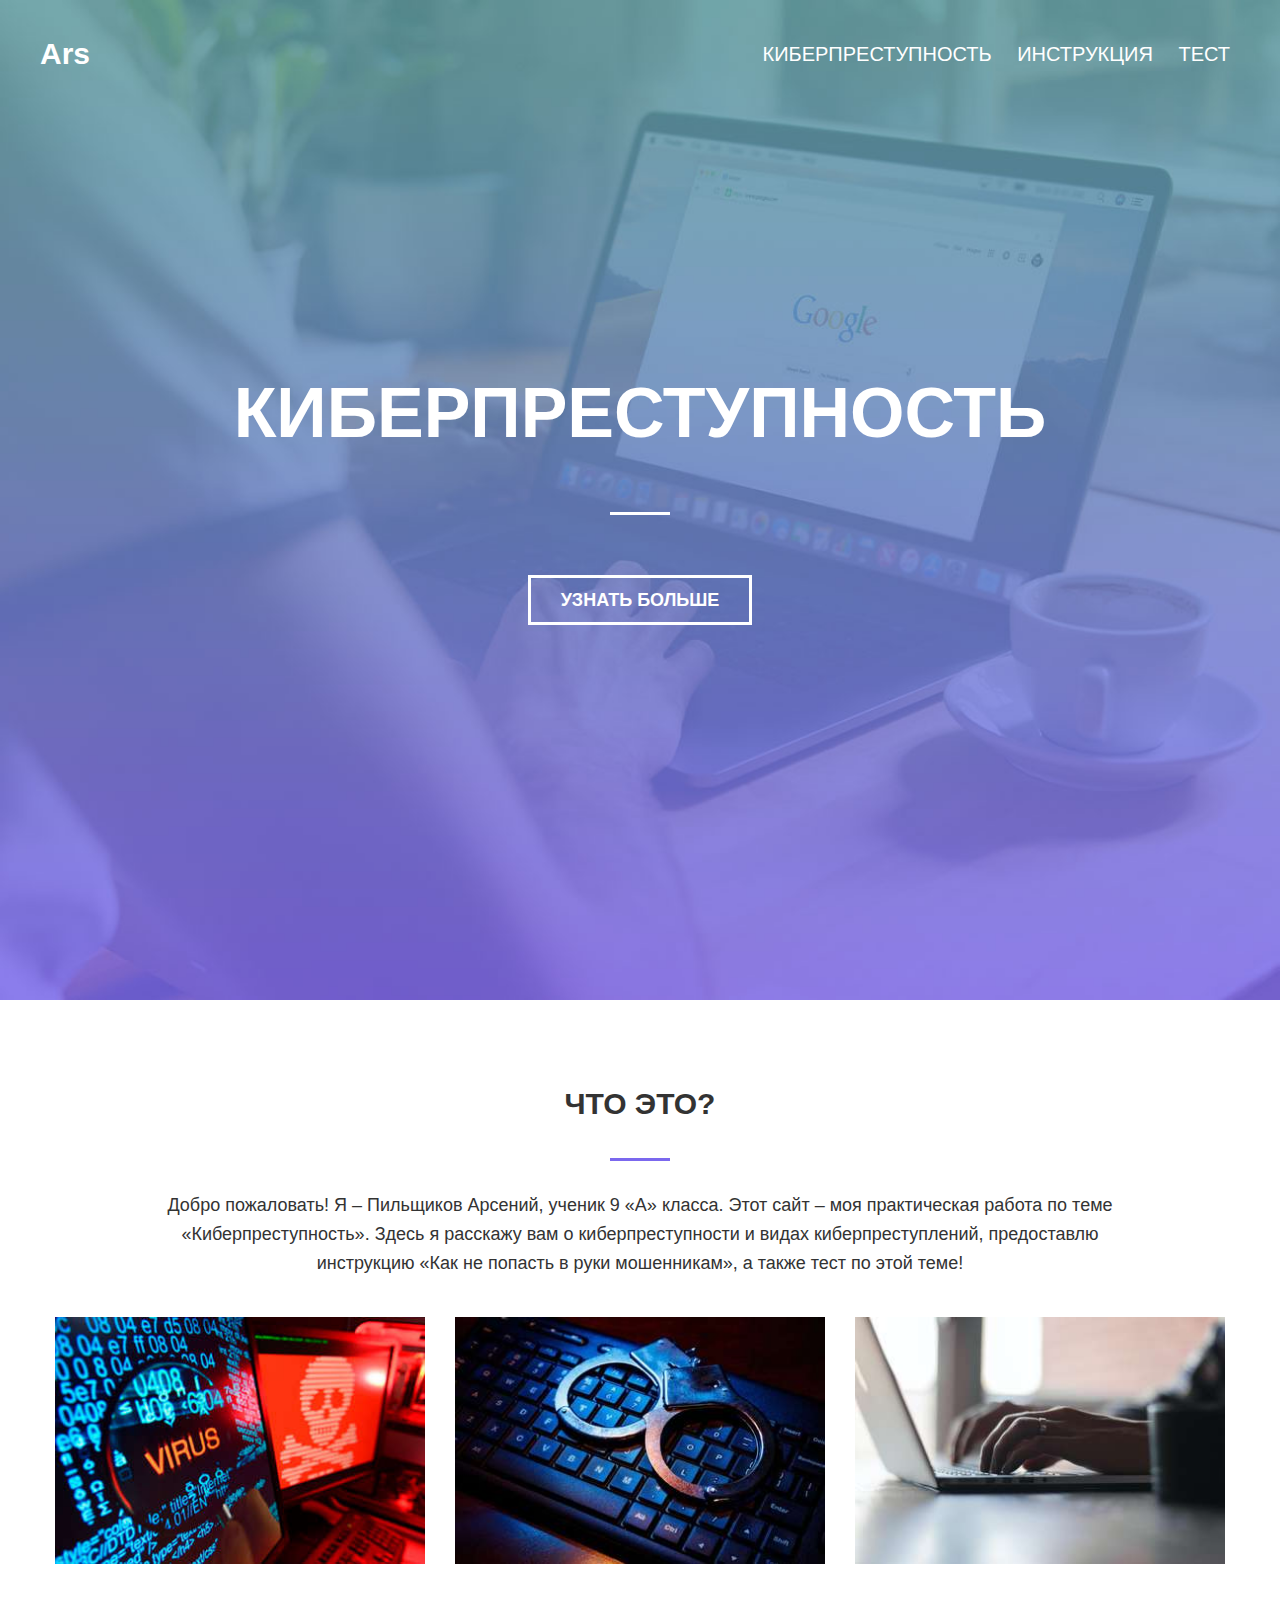
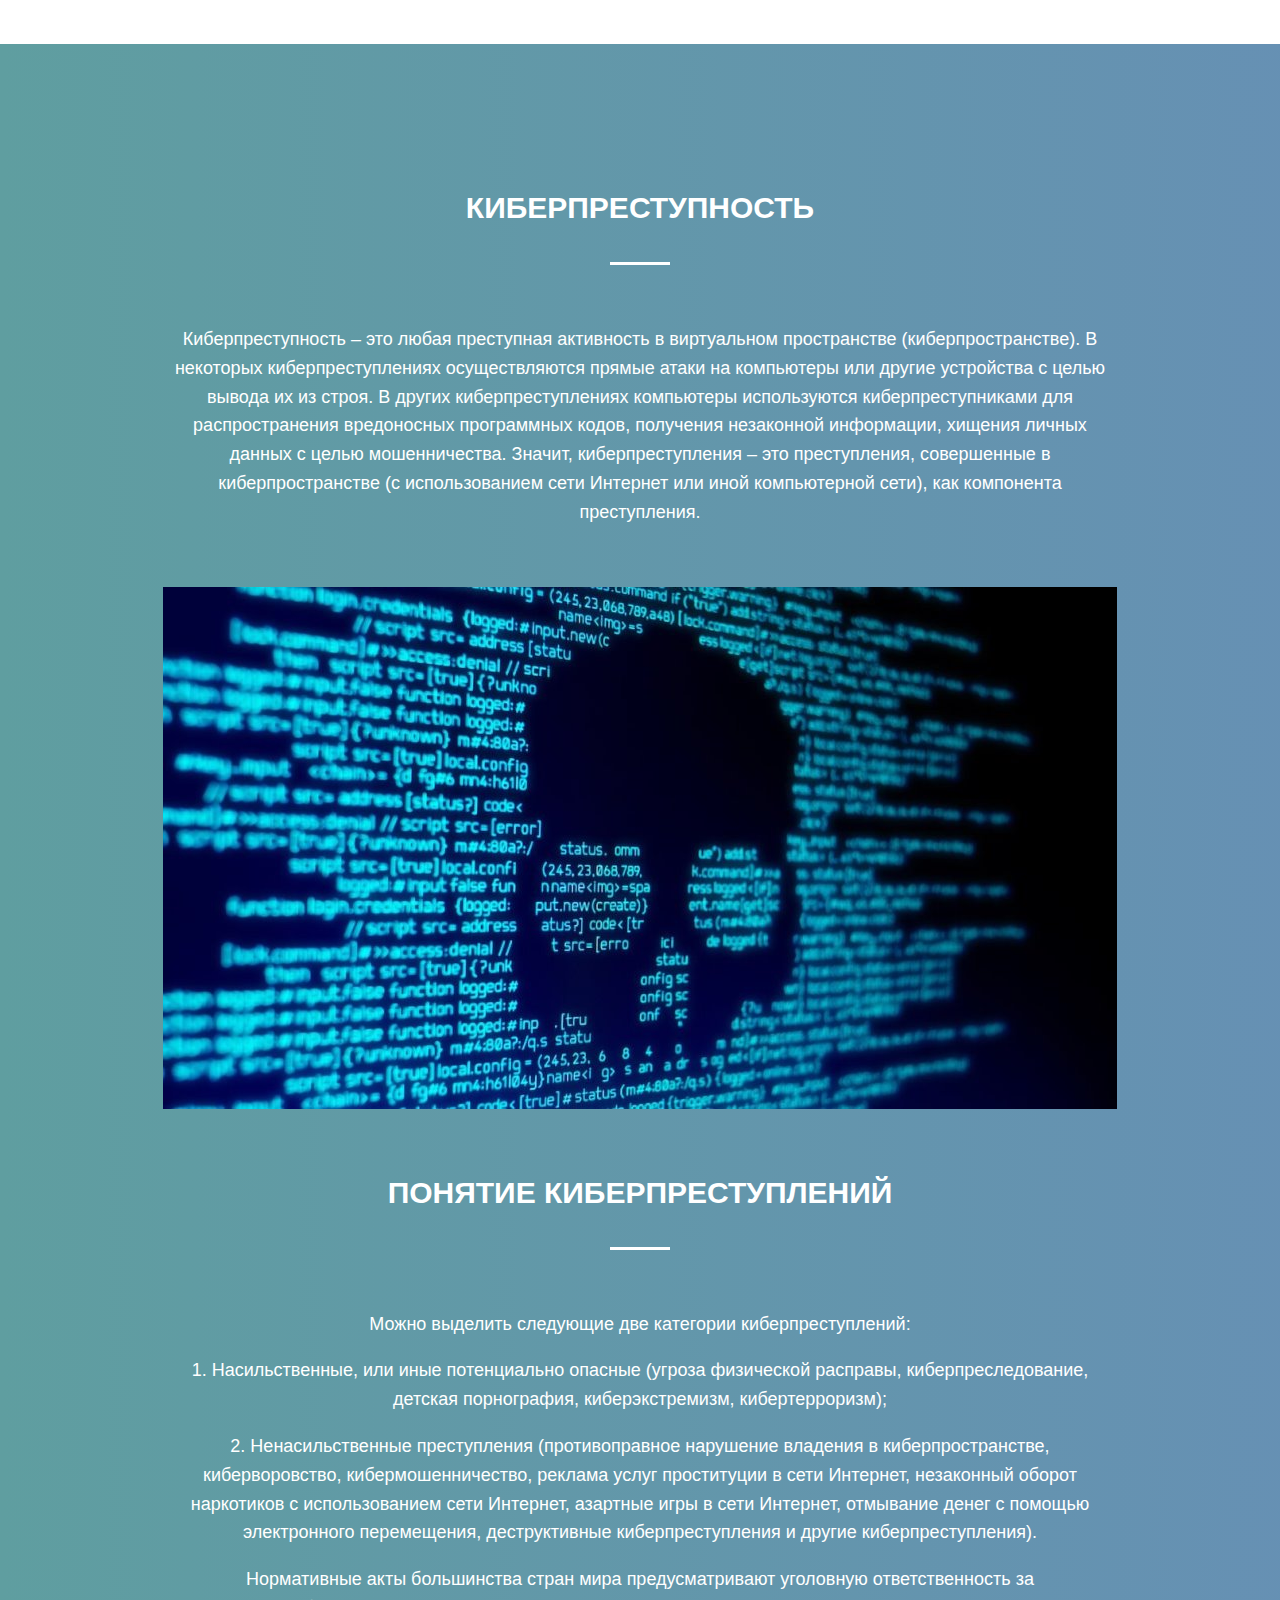
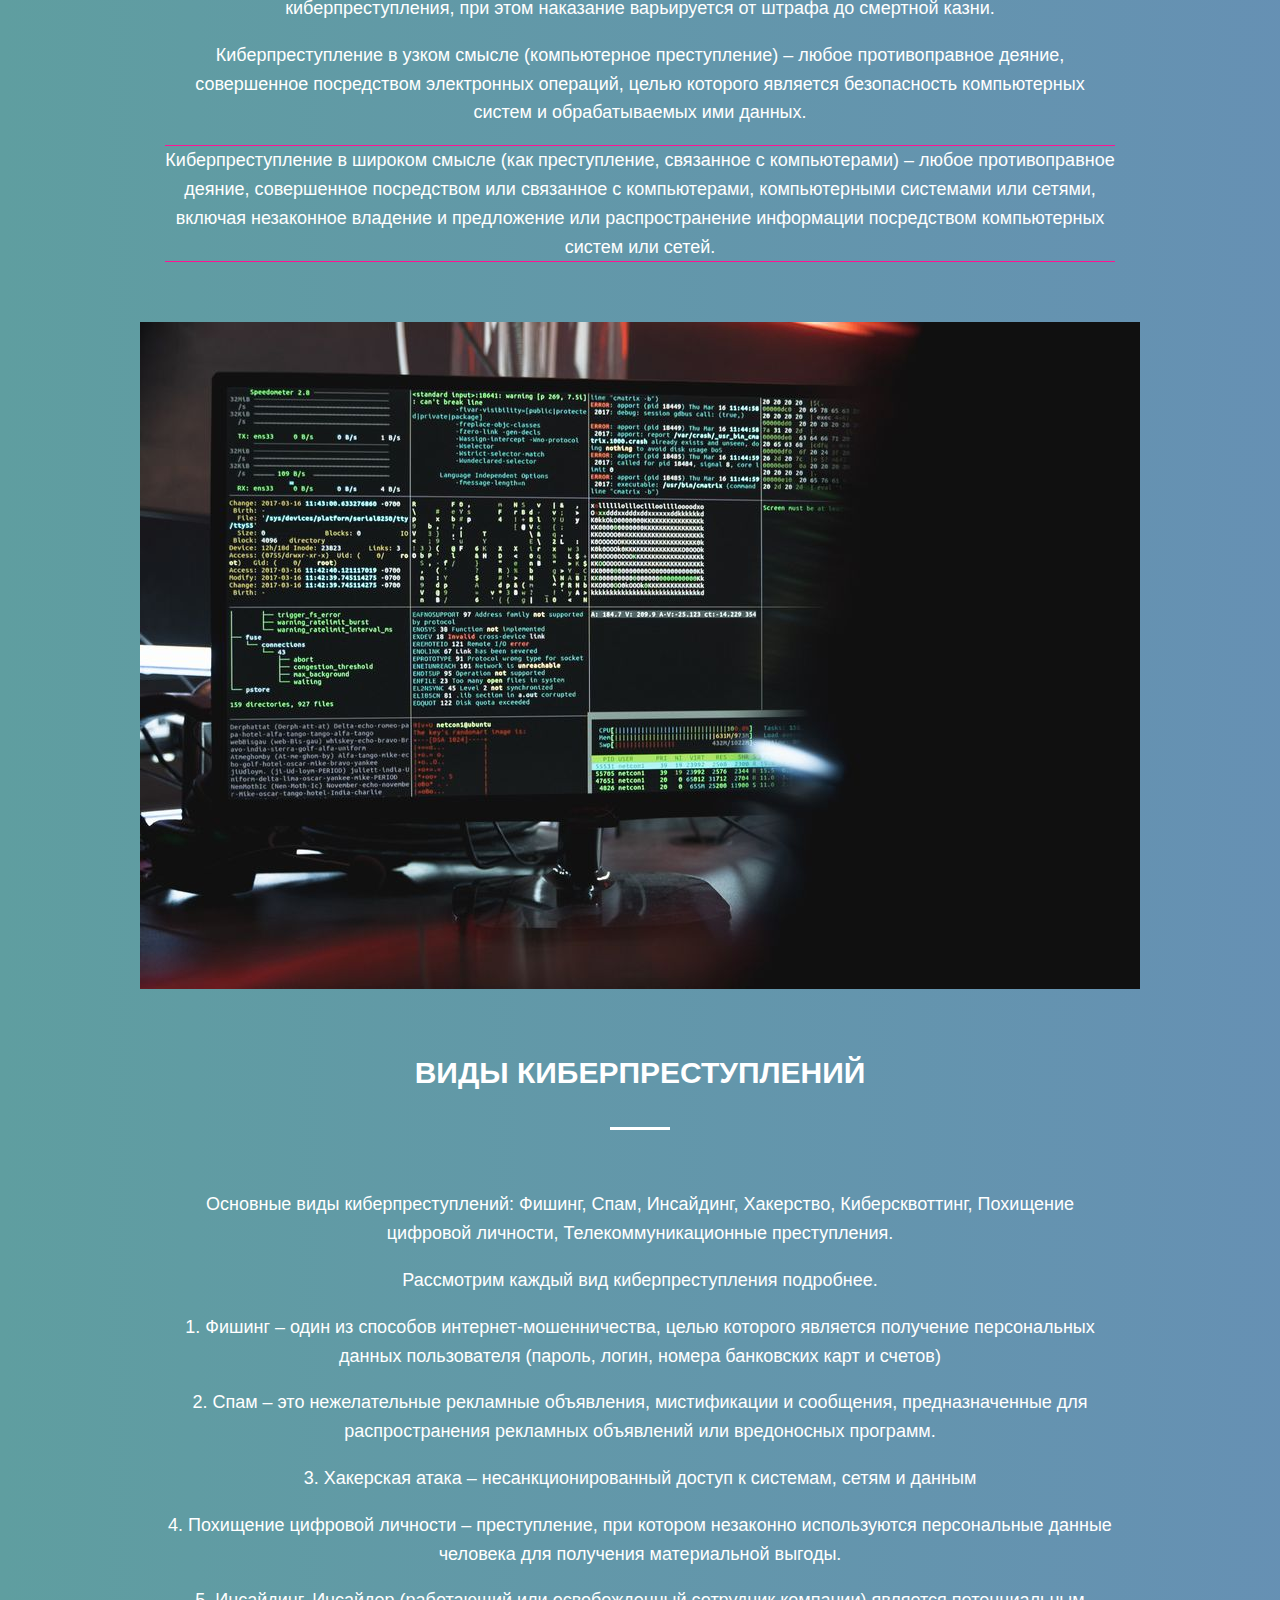
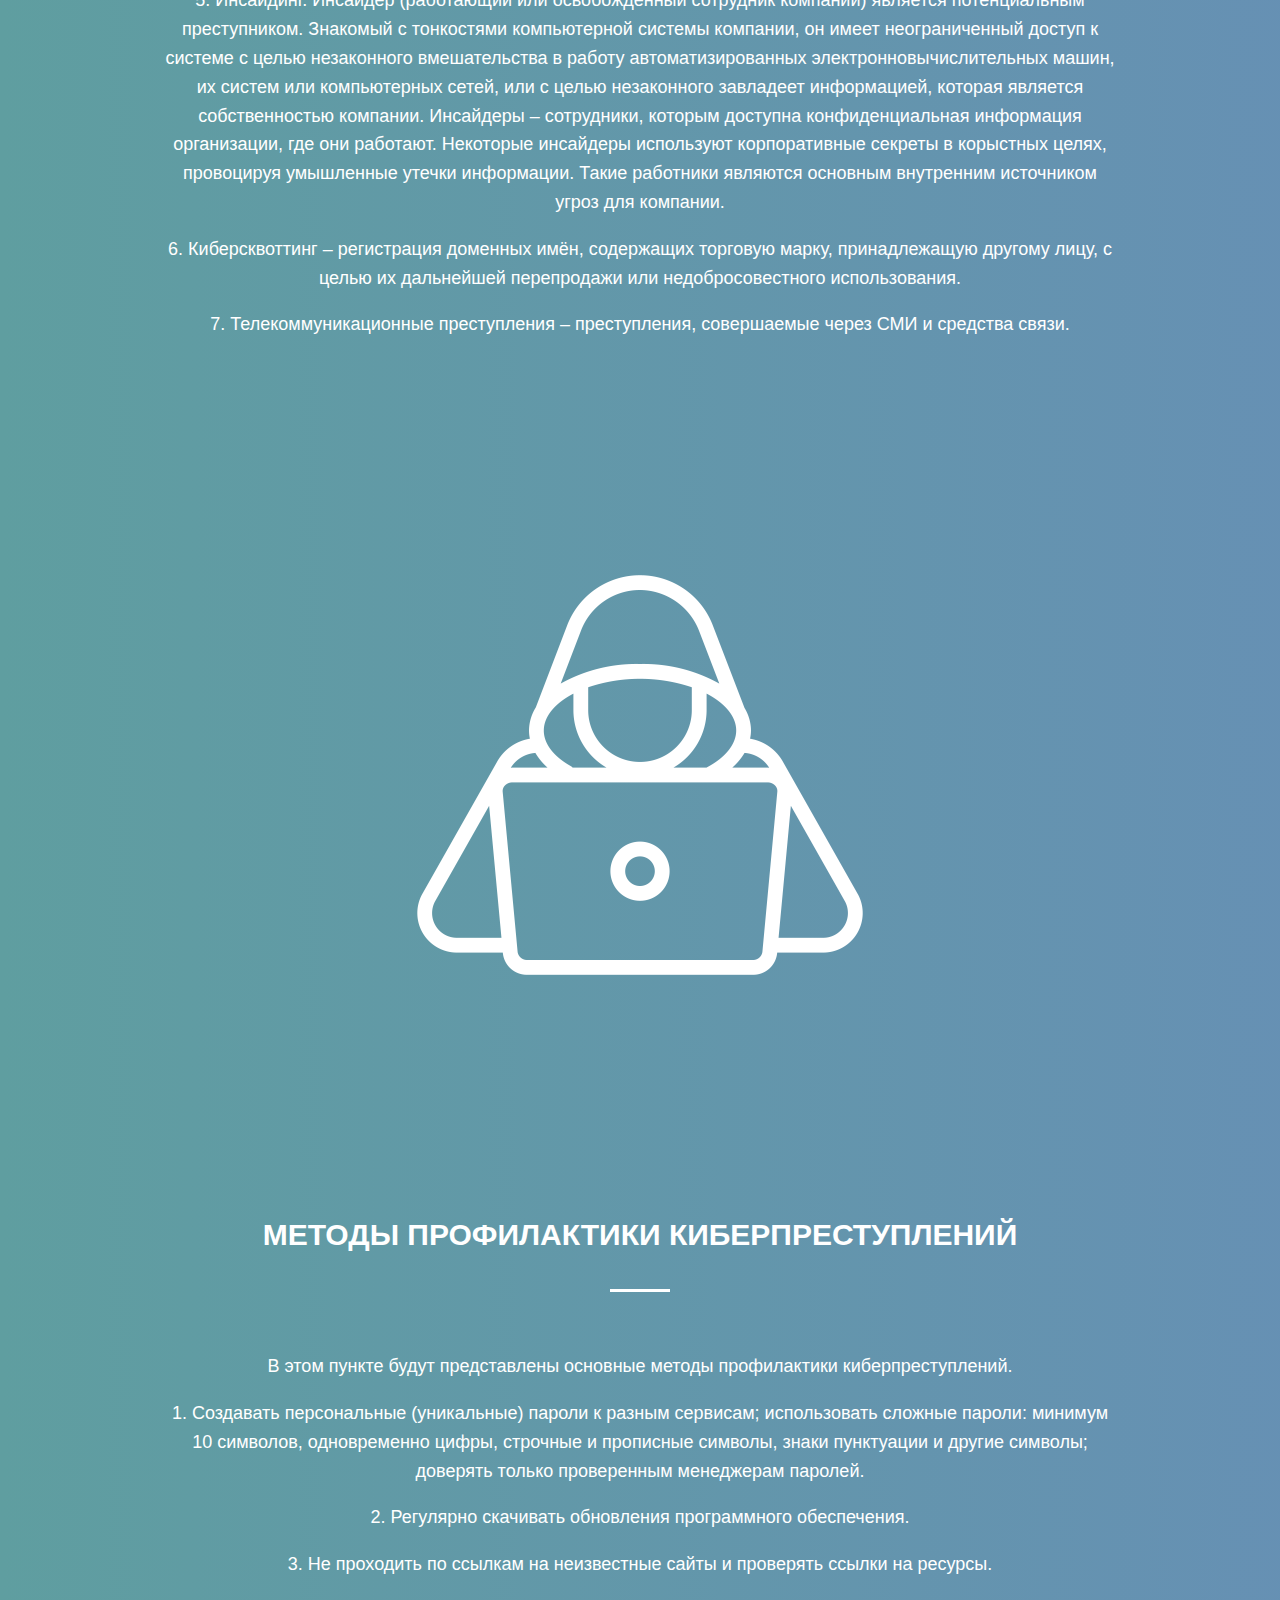
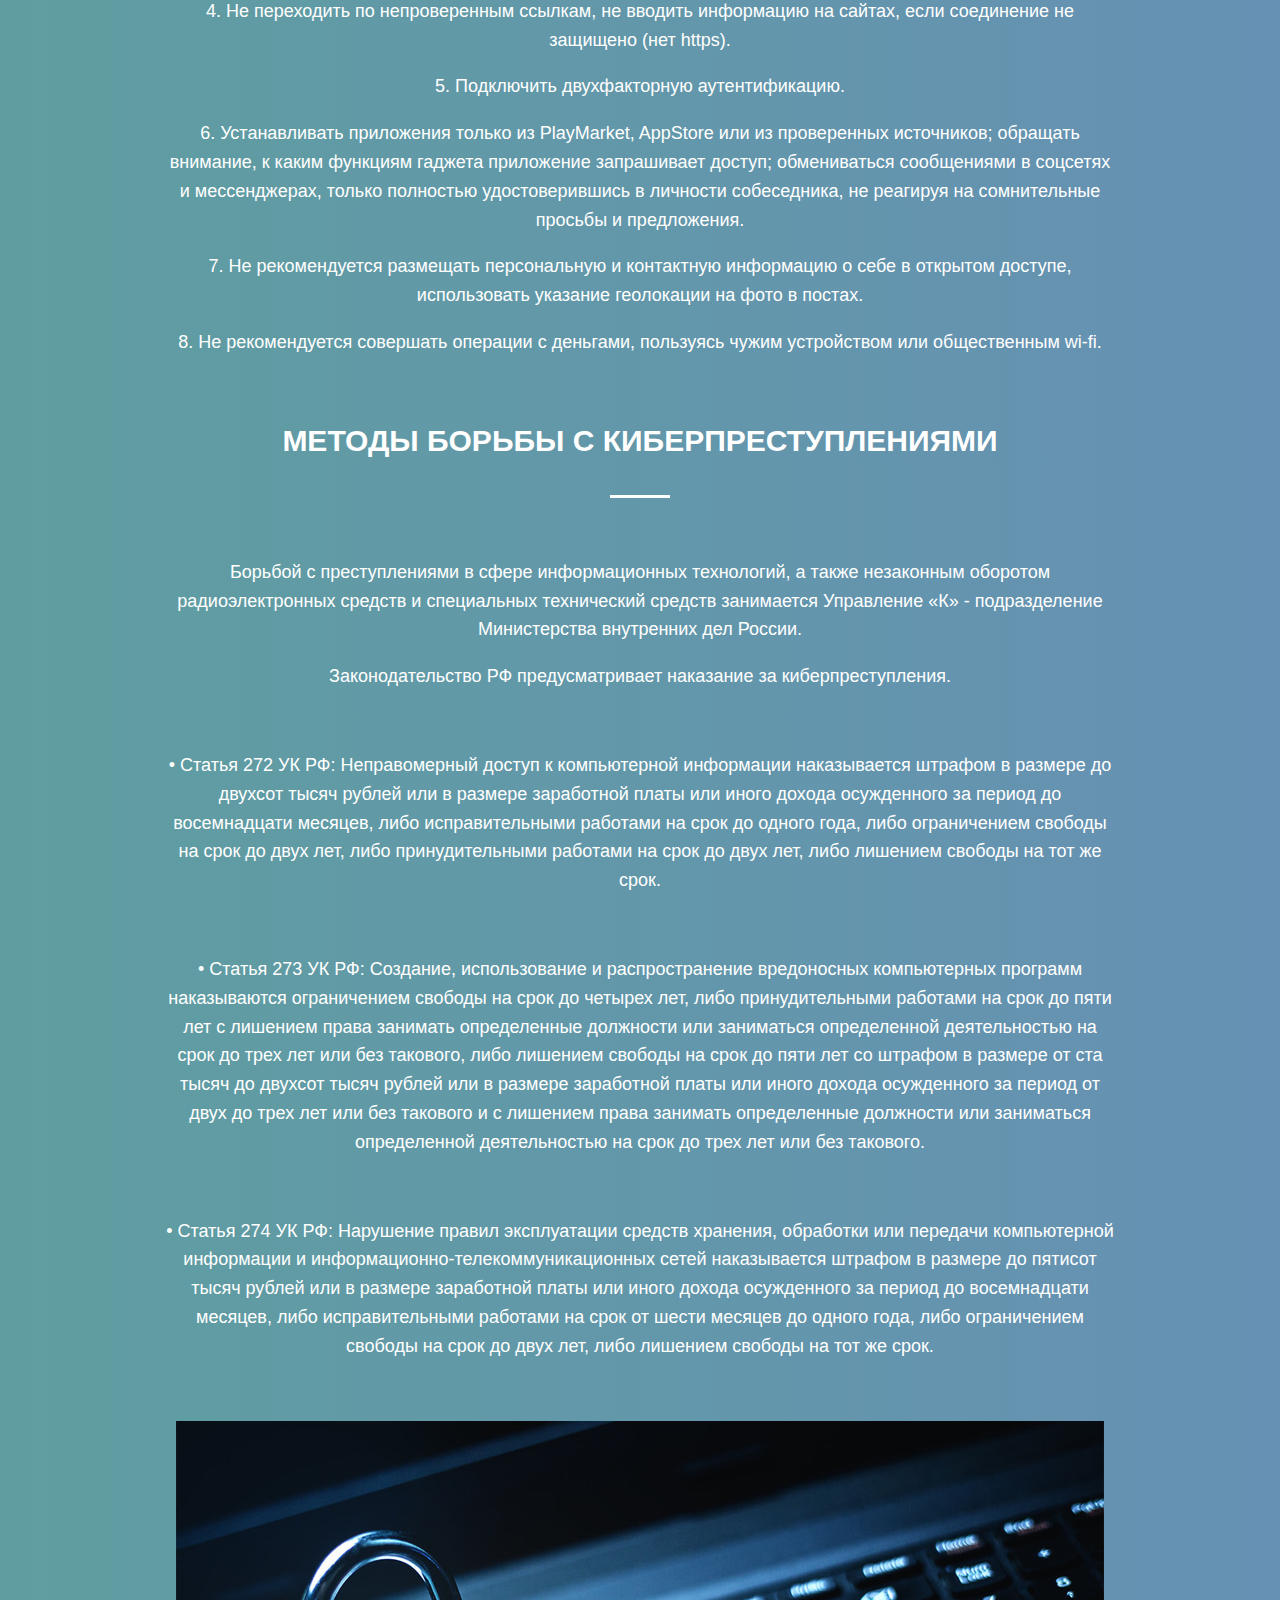
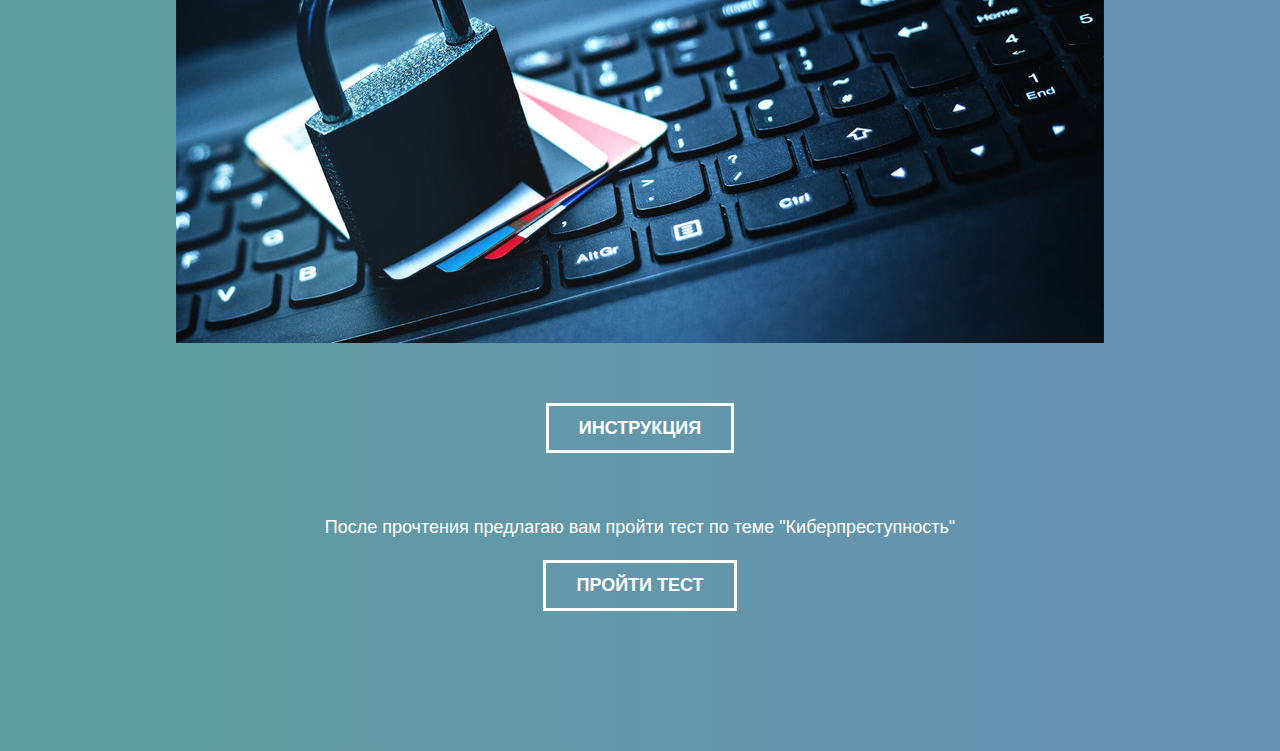
<file: index.html>
<!DOCTYPE html>
<html>
<head>
	<meta charset="utf-8">
	<meta name="viewport" content="width=device-width, initial-scale=1">
	<link rel="stylesheet" type="text/css" href="assets/css/style.css">
	<title>Исследовательская работа "Киберпреступность"</title>
</head>
<body>
     <div class="intro" id="intro">
        <div class="container">
    <header class="header" id="header">
        
    <div class="container">
        
        <div class="header_inner">
            
        <div class="header_logo">Ars</div>
        <nav class="nav">
            
            <a class="nav_link" href="#cc">Киберпреступность</a>
            <a class="nav_link" href="instr.html">Инструкция</a>
            <a class="nav_link" href="assets/answers/testik.html">Тест</a>
            
            </nav>
            
        </div>
        
        </div>
        
    </header>
        <div class="intro_inner">
            <h1 class="intro_title">Киберпреступность</h1>
            
            <a class="btn" href="#what">Узнать больше</a>
        </div>
             </div>
        </div>
    <section class="section">
        <div class="container">
            
        <div class="section_header">
            <h2 class="section_title0" id="what">Что это?</h2>
            
            <div>
            <p class="section_text">Добро пожаловать! Я – Пильщиков Арсений, ученик 9 «А» класса. Этот сайт – моя практическая работа по теме «Киберпреступность». Здесь я расскажу вам о киберпреступности и видах киберпреступлений, предоставлю инструкцию «Как не попасть в руки мошенникам», а также тест по этой теме!</p>
            </div>
        </div>
            
            
            
            <div class="about">
                <div class="about_item">
                    <div class="about_img">
                        <img src="assets/images/01.jpg">
                    </div>
                    
                    <div class="about_text"><p>Объект исследования:</p><p>киберпреступления</p></div>
                    
                </div>
                <div class="about_item">
                <div class="about_img">
                        <img src="assets/images/02.jpg">
                    </div>
                    
                    <div class="about_text"><p>Предмет исследования:</p><p>методы профилактики и борьбы</p><p>с киберпреступлениями</p></div>
                    
                </div>
                <div class="about_item">
                <div class="about_img">
                        <img src="assets/images/03.jpg">
                    </div>
                    
                    <div class="about_text"><p>Цель:</p><p>изучить проблемы развития</p><p>киберпреступности в мире и России</p><p>и найти способы ее профилактики.</p></div>
                    
                </div>
            </div>
            
        </div>
    </section>
    
    <section class="section section--bg">
        <div class="container">
            
              <div class="section_header">
                  <div class="margin">
                      <div class="margin"><h2 class="section_title2" id="cc">Киберпреступность</h2></div>
            
            <div>
            <p class="section_text2">Киберпреступность – это любая преступная активность в виртуальном пространстве (киберпространстве). В некоторых киберпреступлениях осуществляются прямые атаки на компьютеры или другие устройства с целью вывода их из строя. В других киберпреступлениях компьютеры используются киберпреступниками для распространения вредоносных программных кодов, получения незаконной информации, хищения личных данных с целью мошенничества. Значит, киберпреступления – это преступления, совершенные в киберпространстве (с использованием сети Интернет или иной компьютерной сети), как компонента преступления.</p>
            </div>
        </div>
            </div>
            
                <div class="img">
                    <img src="assets/images/cc.jpg">
                </div>
            
             <div class="section_header">
                 <div class="margin">
                     <div class="margin"><h2 class="section_title2">Понятие киберпреступлений</h2></div>
            
            <div>
                <p class="section_text2">Можно выделить следующие две категории киберпреступлений:</p>
<p class="section_text2">1. Насильственные, или иные потенциально опасные (угроза физической расправы, киберпреследование, детская порнография, киберэкстремизм, кибертерроризм);</p>
<p class="section_text2">2. Ненасильственные преступления (противоправное нарушение владения в киберпространстве, киберворовство, кибермошенничество, реклама услуг проституции в сети Интернет, незаконный оборот наркотиков с использованием сети Интернет, азартные игры в сети Интернет, отмывание денег с помощью электронного перемещения, деструктивные киберпреступления и другие киберпреступления).
</p>
                <p class="section_text2">Нормативные акты большинства стран мира предусматривают уголовную ответственность за киберпреступления, при этом наказание варьируется от штрафа до смертной казни.</p>
                <p class="section_text2">Киберпреступление в узком смысле (компьютерное преступление) – любое противоправное деяние, совершенное посредством электронных операций, целью которого является безопасность компьютерных систем и обрабатываемых ими данных.</p>
                <p class="section_text2 section_text--border">Киберпреступление в широком смысле (как преступление, связанное с компьютерами) – любое противоправное деяние, совершенное посредством или связанное с компьютерами, компьютерными системами или сетями, включая незаконное владение и предложение или распространение информации посредством компьютерных систем или сетей.</p>

                     </div></div>
        </div>
            
            <div class="img">
                <img src="assets/images/types.jpg">
            </div>
            
            <div class="section_header">
                <div class="margin">
                    <div class="margin"><h2 class="section_title2">Виды киберпреступлений</h2></div>
            
            <div>
                <p class="section_text2">Основные виды киберпреступлений:
Фишинг, Спам, Инсайдинг, Хакерство, Киберсквоттинг, Похищение цифровой личности, Телекоммуникационные преступления.
                <p class="section_text2">Рассмотрим каждый вид киберпреступления подробнее.</p>
<p class="section_text2">1. Фишинг – один из способов интернет-мошенничества, целью которого является получение персональных данных пользователя (пароль, логин, номера банковских карт и счетов)</p>
<p class="section_text2">2. Спам – это нежелательные рекламные объявления, мистификации и сообщения, предназначенные для распространения рекламных объявлений или вредоносных программ.
</p>
                <p class="section_text2">3. Хакерская атака – несанкционированный доступ к системам, сетям и данным</p>
                <p class="section_text2">4. Похищение цифровой личности – преступление, при котором незаконно используются персональные данные человека для получения материальной выгоды.</p>
                <p class="section_text2">5. Инсайдинг. Инсайдер (работающий или освобожденный сотрудник компании) является  потенциальным преступником. Знакомый с тонкостями компьютерной системы компании, он  имеет неограниченный доступ к системе с целью незаконного вмешательства в работу  автоматизированных электронно­вычислительных машин, их систем или компьютерных сетей, или с целью незаконного завладеет информацией, которая является собственностью  компании. Инсайдеры – сотрудники, которым доступна конфиденциальная информация организации, где они работают. Некоторые инсайдеры используют корпоративные секреты в корыстных целях, провоцируя умышленные утечки информации. Такие работники являются основным внутренним источником угроз для компании.</p>
                <p class="section_text2">6. Киберсквоттинг – регистрация доменных имён, содержащих торговую марку, принадлежащую другому лицу, с целью их дальнейшей перепродажи или недобросовестного использования.</p>
                <p class="section_text2">7. Телекоммуникационные преступления – преступления, совершаемые через СМИ и средства связи.</p>

                    </div></div>
                
                <div class="img1">
                    <img src="assets/images/cybercrime.png">
                </div>
                
        </div>
            
            <div class="section_header">
                <div class="margin">
                    <div class="margin"><h2 class="section_title2">Методы профилактики киберпреступлений</h2></div>
            
            <div>
                <p class="section_text2">В этом пункте будут представлены основные методы профилактики киберпреступлений.</p>
<p class="section_text2">1.	Создавать персональные (уникальные) пароли к разным сервисам; использовать сложные пароли: минимум 10 символов, одновременно цифры, строчные и прописные символы, знаки пунктуации и другие символы; доверять только проверенным менеджерам паролей.</p>
<p class="section_text2">2.	Регулярно скачивать обновления программного обеспечения.
</p>
                <p class="section_text2">3.	Не проходить по ссылкам на неизвестные сайты и проверять ссылки на ресурсы.</p>
                <p class="section_text2">4.	Не переходить по непроверенным ссылкам, не вводить информацию на сайтах, если соединение не защищено (нет https).</p>
                <p class="section_text2">5.	Подключить двухфакторную аутентификацию.</p>
                <p class="section_text2">6.	Устанавливать приложения только из PlayMarket, AppStore или из проверенных источников; обращать внимание, к каким функциям гаджета приложение запрашивает доступ; обмениваться сообщениями в соцсетях и мессенджерах, только полностью удостоверившись в личности собеседника, не реагируя на сомнительные просьбы и предложения.</p>
                <p class="section_text2">7.	Не рекомендуется размещать персональную и контактную информацию о себе в открытом доступе, использовать указание геолокации на фото в постах.</p>
                <p class="section_text2">8.	Не рекомендуется совершать операции с деньгами, пользуясь чужим устройством или общественным wi-fi.</p>

                    </div></div>
        </div>
            
            <div class="section_header">
                <div class="margin">
            <div class="margin"><h2 class="section_title2">Методы борьбы с киберпреступлениями</h2><div class="margin">
            
            <div>
                <p class="section_text2">Борьбой с преступлениями в сфере информационных технологий, а также незаконным оборотом радиоэлектронных средств и специальных технический средств занимается Управление «К» - подразделение Министерства внутренних дел России.</p>
<p class="section_text2">Законодательство РФ предусматривает наказание за киберпреступления.</p>
                <div class="margin"><p class="section_text2">•	Статья 272 УК РФ: Неправомерный доступ к компьютерной информации наказывается штрафом в размере до двухсот тысяч рублей или в размере заработной платы или иного дохода осужденного за период до восемнадцати месяцев, либо исправительными работами на срок до одного года, либо ограничением свободы на срок до двух лет, либо принудительными работами на срок до двух лет, либо лишением свободы на тот же срок.</p></div>

                <div class="margin"><p class="section_text2">•	Статья 273 УК РФ: Создание, использование и распространение вредоносных компьютерных программ наказываются ограничением свободы на срок до четырех лет, либо принудительными работами на срок до пяти лет с лишением права занимать определенные должности или заниматься определенной деятельностью на срок до трех лет или без такового, либо лишением свободы на срок до пяти лет со штрафом в размере от ста тысяч до двухсот тысяч рублей или в размере заработной платы или иного дохода осужденного за период от двух до трех лет или без такового и с лишением права занимать определенные должности или заниматься определенной деятельностью на срок до трех лет или без такового.</p></div>
                <div class="margin"><p class="section_text2">•	Статья 274 УК РФ: Нарушение правил эксплуатации средств хранения, обработки или передачи компьютерной информации и информационно-телекоммуникационных сетей наказывается штрафом в размере до пятисот тысяч рублей или в размере заработной платы или иного дохода осужденного за период до восемнадцати месяцев, либо исправительными работами на срок от шести месяцев до одного года, либо ограничением свободы на срок до двух лет, либо лишением свободы на тот же срок.</p></div>
                    </div></div>
        </div>
                </div>
            <div class="img">
                    <img src="assets/images/f.jpg">
                </div>
            </div>
            
            
            <div class="section_header">
            <div class="margin">
                
                 
                <div class="margin"><div class="btn_i">
                <a class="btn" href="instr.html">Инструкция</a>
                    </div></div>
                
                <p class="section_text2">
                    После прочтения предлагаю вам пройти тест по теме "Киберпреступность" 
                </p>
                 <a class="btn" href="assets/answers/testik.html">Пройти тест</a>
                 
             </div>
            </div>
        </div>
    </section>
    
    
    
    
    
</body>
</html>
</file>
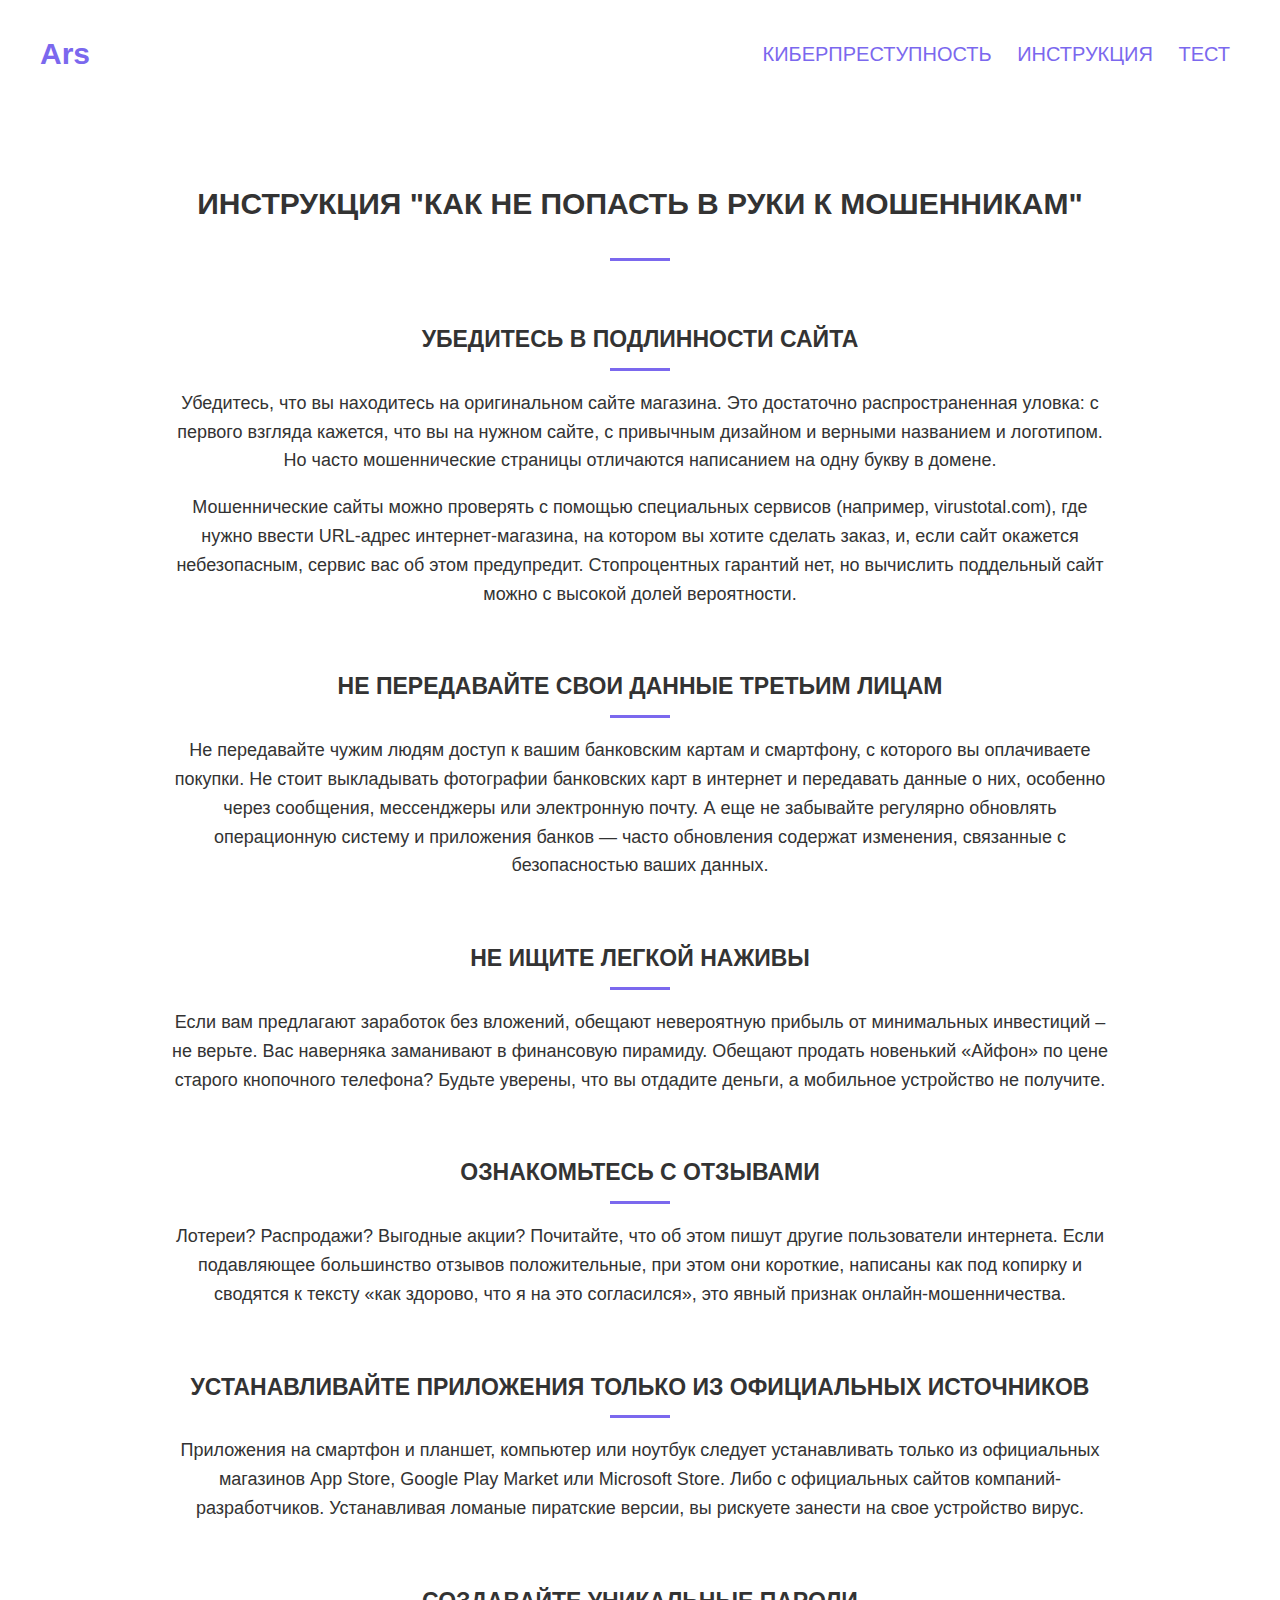
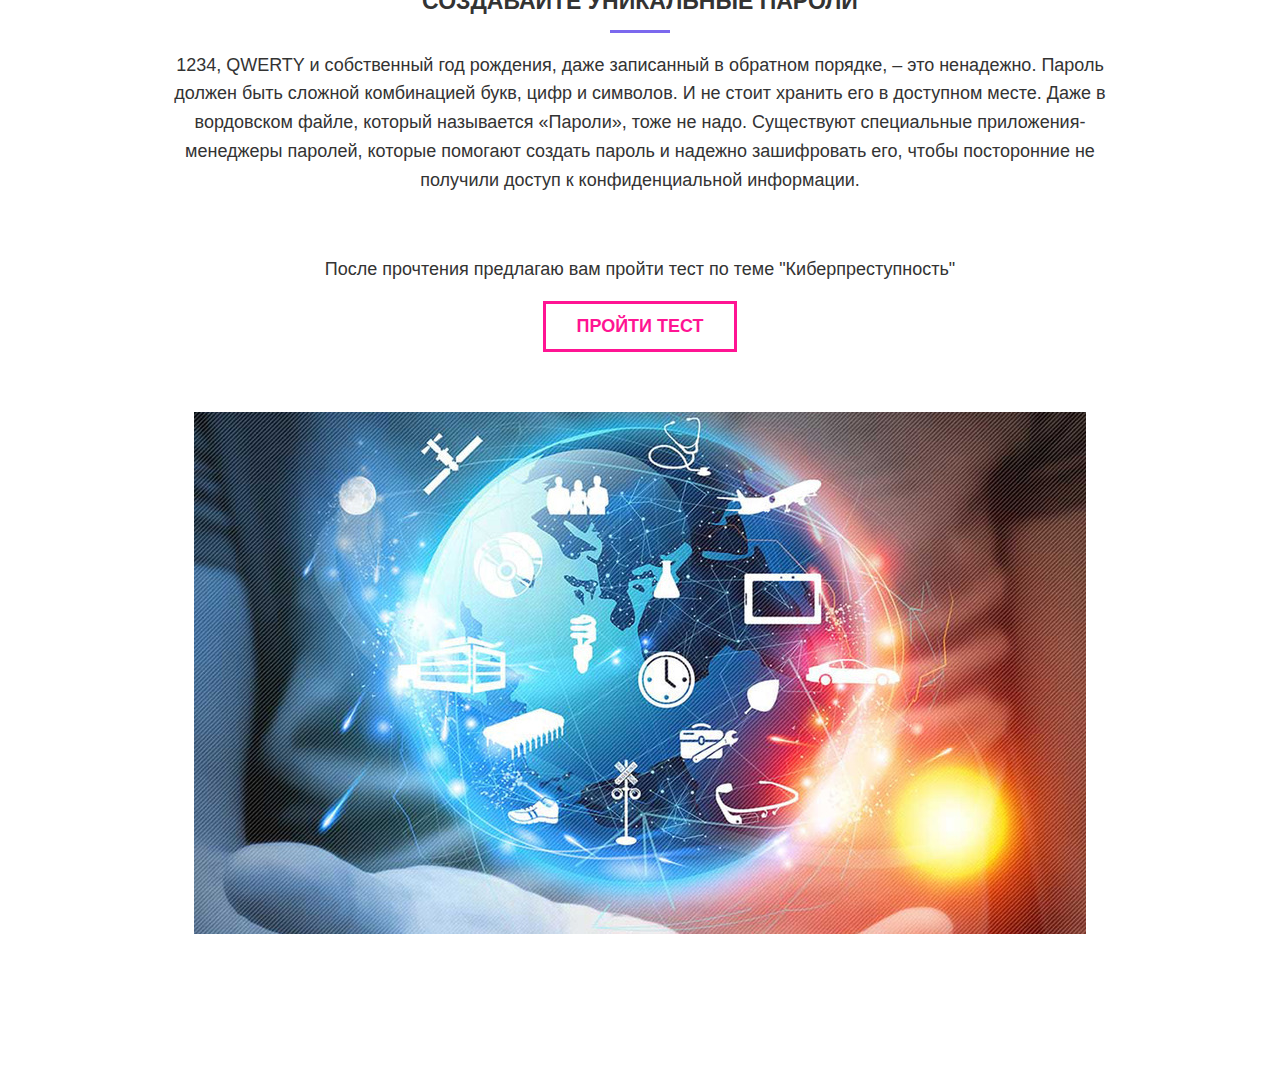
<file: instr.html>
<!DOCTYPE html>
<html>
<head>
	<meta charset="utf-8">
	<meta name="viewport" content="width=device-width, initial-scale=1">
	<link rel="stylesheet" type="text/css" href="assets/css/instr.css">
	<title>Исследовательская работа "Киберпреступность"</title>
</head>
<body>
    <section class="section_header">
        <div class="container">
    <header class="header" id="header">
        
    <div class="container">
        
        <div class="header_inner">
            
        <div class="header_logo">Ars</div>
        <nav class="nav">
            
            <a class="nav_link" href="index.html">Киберпреступность</a>
            <a class="nav_link" href="instr.html">Инструкция</a>
            <a class="nav_link" href="assets/answers/testik.html">Тест</a>
            
            </nav>
        </div>
        </div>
            </header>
        </div>
    </section>
    
    <section class="section">
        <div class="margin">
         <div class="section_header">
            
                <h2 class="section_title" id="instr">Инструкция "Как не попасть в руки к мошенникам"</h2>
                
        
            
        
        <div class="margin">
            <h3 class="section_subtitle">Убедитесь в подлинности сайта</h3>
            <p class="section_text">
                Убедитесь, что вы находитесь на оригинальном сайте магазина. Это достаточно распространенная уловка: с первого взгляда кажется, что вы на нужном сайте, с привычным дизайном и верными названием и логотипом. Но часто мошеннические страницы отличаются написанием на одну букву в домене.</p>
                <p class="section_text">Мошеннические сайты можно проверять с помощью специальных сервисов (например, virustotal.com), где нужно ввести URL-адрес интернет-магазина, на котором вы хотите сделать заказ, и, если сайт окажется небезопасным, сервис вас об этом предупредит. Стопроцентных гарантий нет, но вычислить поддельный сайт можно с высокой долей вероятности.</p>
        </div>
            
             <div class="margin">
            <h3 class="section_subtitle">Не передавайте свои данные третьим лицам</h3>
            <p class="section_text">
                Не передавайте чужим людям доступ к вашим банковским картам и смартфону, с которого вы оплачиваете покупки. Не стоит выкладывать фотографии банковских карт в интернет и передавать данные о них, особенно через сообщения, мессенджеры или электронную почту. А еще не забывайте регулярно обновлять операционную систему и приложения банков — часто обновления содержат изменения, связанные с безопасностью ваших данных.</p>
        </div>
            
            <div class="margin">
            <h3 class="section_subtitle">Не ищите легкой наживы</h3>
            <p class="section_text">
                Если вам предлагают заработок без вложений, обещают невероятную прибыль от минимальных инвестиций – не верьте. Вас наверняка заманивают в финансовую пирамиду. Обещают продать новенький «Айфон» по цене старого кнопочного телефона? Будьте уверены, что вы отдадите деньги, а мобильное устройство не получите.</p>
        </div>
            
             <div class="margin">
            <h3 class="section_subtitle">Ознакомьтесь с отзывами</h3>
            <p class="section_text">
                Лотереи? Распродажи? Выгодные акции? Почитайте, что об этом пишут другие пользователи интернета. Если подавляющее большинство отзывов положительные, при этом они короткие, написаны как под копирку и сводятся к тексту «как здорово, что я на это согласился», это явный признак онлайн-мошенничества.</p>
        </div>
             
             <div class="margin">
            <h3 class="section_subtitle">Устанавливайте приложения только из официальных источников</h3>
            <p class="section_text">
                Приложения на смартфон и планшет, компьютер или ноутбук следует устанавливать только из официальных магазинов App Store, Google Play Market или Microsoft Store. Либо с официальных сайтов компаний-разработчиков. Устанавливая ломаные пиратские версии, вы рискуете занести на свое устройство вирус.</p>
        </div>
             
             <div class="margin">
            <h3 class="section_subtitle">Создавайте уникальные пароли</h3>
            <p class="section_text">
                1234, QWERTY и собственный год рождения, даже записанный в обратном порядке, – это ненадежно. Пароль должен быть сложной комбинацией букв, цифр и символов. И не стоит хранить его в доступном месте. Даже в вордовском файле, который называется «Пароли», тоже не надо. Существуют специальные приложения-менеджеры паролей, которые помогают создать пароль и надежно зашифровать его, чтобы посторонние не получили доступ к конфиденциальной информации.</p>
        </div>
             
             <div class="margin">
                <p class="section_text">
                    После прочтения предлагаю вам пройти тест по теме "Киберпреступность" 
                </p>
                 
                 <a class="btn2" href="assets/answers/testik.html">Пройти тест</a>
                 
             </div>
             
             <div class="img"><img src="assets/images/internet.jpg"></div>
             
            </div></div>
        
    </section>
    
    
    </body>
</html>
</file>
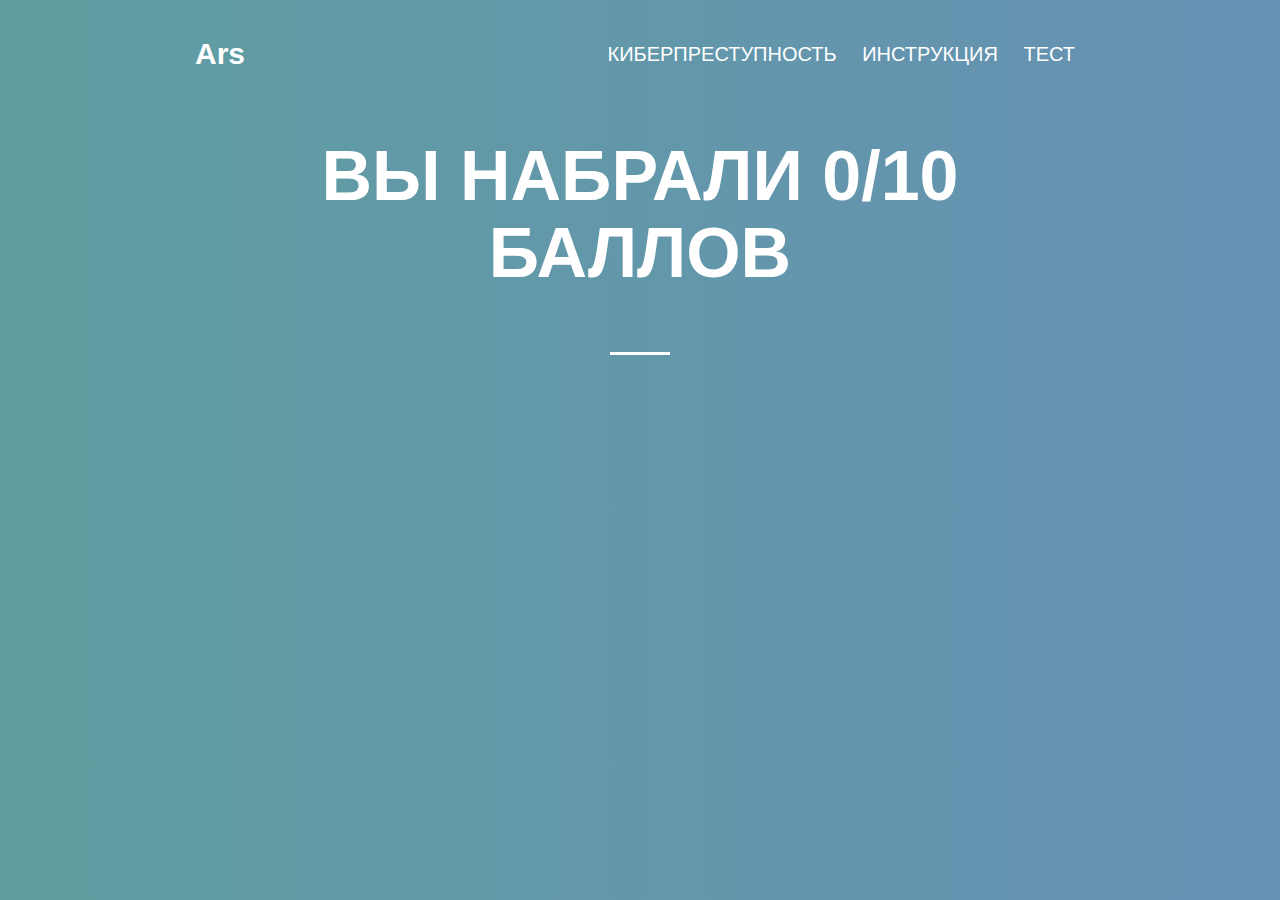
<file: assets/answers/0.html>
<!DOCTYPE html>
<html>
<head>
	<meta charset="utf-8">
	<meta name="viewport" content="width=device-width, initial-scale=1">
	<link rel="stylesheet" type="text/css" href="../css/answers.css">
	<title>Исследовательская работа "Киберпреступность"</title>
</head>
<body>
    <section class="section_header">
        <div class="container">
    <header class="header" id="header">
        
    <div class="container">
        
        <div class="header_inner">
            
        <div class="header_logo">Ars</div>
        <nav class="nav">
            
            <a class="nav_link" href="../../index.html">Киберпреступность</a>
            <a class="nav_link" href="../../instr.html">Инструкция</a>
            <a class="nav_link" href="testik.html">Тест</a>
            
            </nav>
            
        </div>
        <div class="margin">
        <section class="section_header">
        <div class="header_inner">
            <h1 class="intro_title">Вы набрали 0/10 баллов</h1>
        </div>
            </section>
            </div>
        
        </div>
        
    </header>
             </div>
         </section>
    
    </body>
</html>
</file>
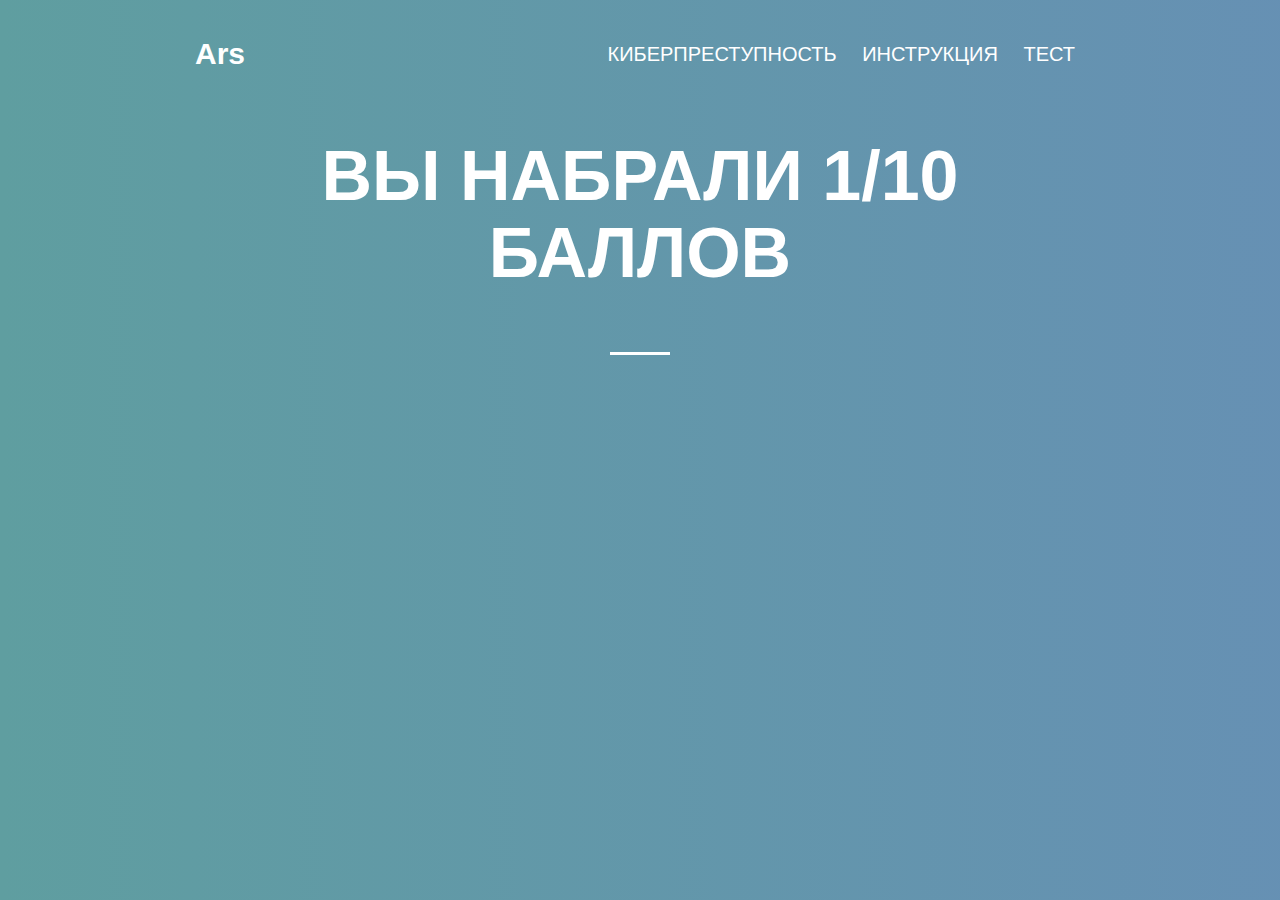
<file: assets/answers/1.html>
<!DOCTYPE html>
<html>
<head>
	<meta charset="utf-8">
	<meta name="viewport" content="width=device-width, initial-scale=1">
	<link rel="stylesheet" type="text/css" href="../css/answers.css">
	<title>Исследовательская работа "Киберпреступность"</title>
</head>
<body>
    <section class="section_header">
        <div class="container">
    <header class="header" id="header">
        
    <div class="container">
        
        <div class="header_inner">
            
        <div class="header_logo">Ars</div>
        <nav class="nav">
            
            <a class="nav_link" href="../../index.html">Киберпреступность</a>
            <a class="nav_link" href="../../instr.html">Инструкция</a>
            <a class="nav_link" href="testik.html">Тест</a>
            
            </nav>
            
        </div>
        <div class="margin">
        <section class="section_header">
        <div class="header_inner">
            <h1 class="intro_title">Вы набрали 1/10 баллов</h1>
        </div>
            </section>
            </div>
        
        </div>
        
    </header>
             </div>
         </section>
    
    </body>
</html>
</file>
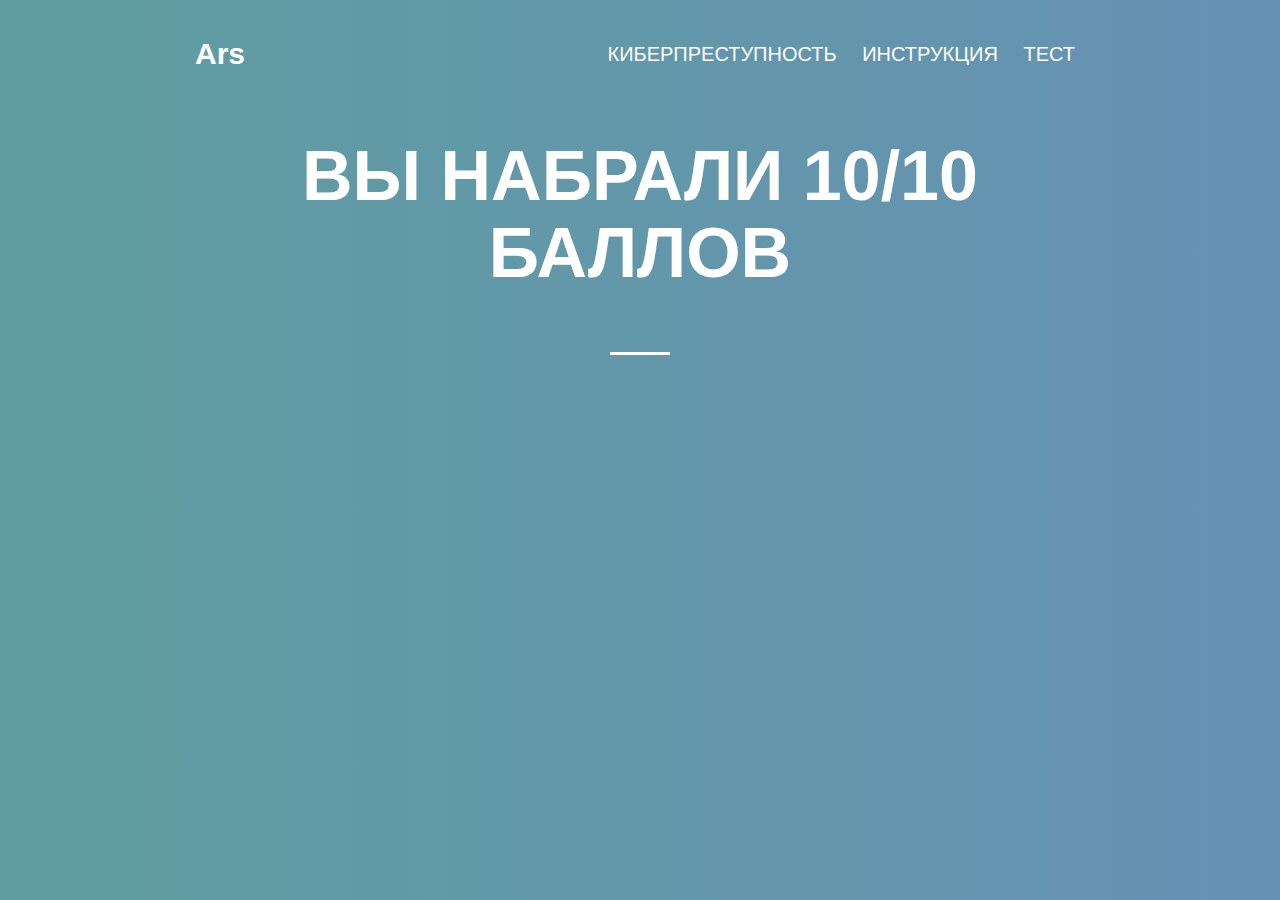
<file: assets/answers/10.html>
<!DOCTYPE html>
<html>
<head>
	<meta charset="utf-8">
	<meta name="viewport" content="width=device-width, initial-scale=1">
	<link rel="stylesheet" type="text/css" href="../css/answers.css">
	<title>Исследовательская работа "Киберпреступность"</title>
</head>
<body>
    <section class="section_header">
        <div class="container">
    <header class="header" id="header">
        
    <div class="container">
        
        <div class="header_inner">
            
        <div class="header_logo">Ars</div>
        <nav class="nav">
            
            <a class="nav_link" href="../../index.html">Киберпреступность</a>
            <a class="nav_link" href="../../instr.html">Инструкция</a>
            <a class="nav_link" href="testik.html">Тест</a>
            
            </nav>
            
        </div>
        <div class="margin">
        <section class="section_header">
        <div class="header_inner">
            <h1 class="intro_title">Вы набрали 10/10 баллов</h1>
        </div>
            </section>
            </div>
        
        </div>
        
    </header>
             </div>
         </section>
    
    </body>
</html>
</file>
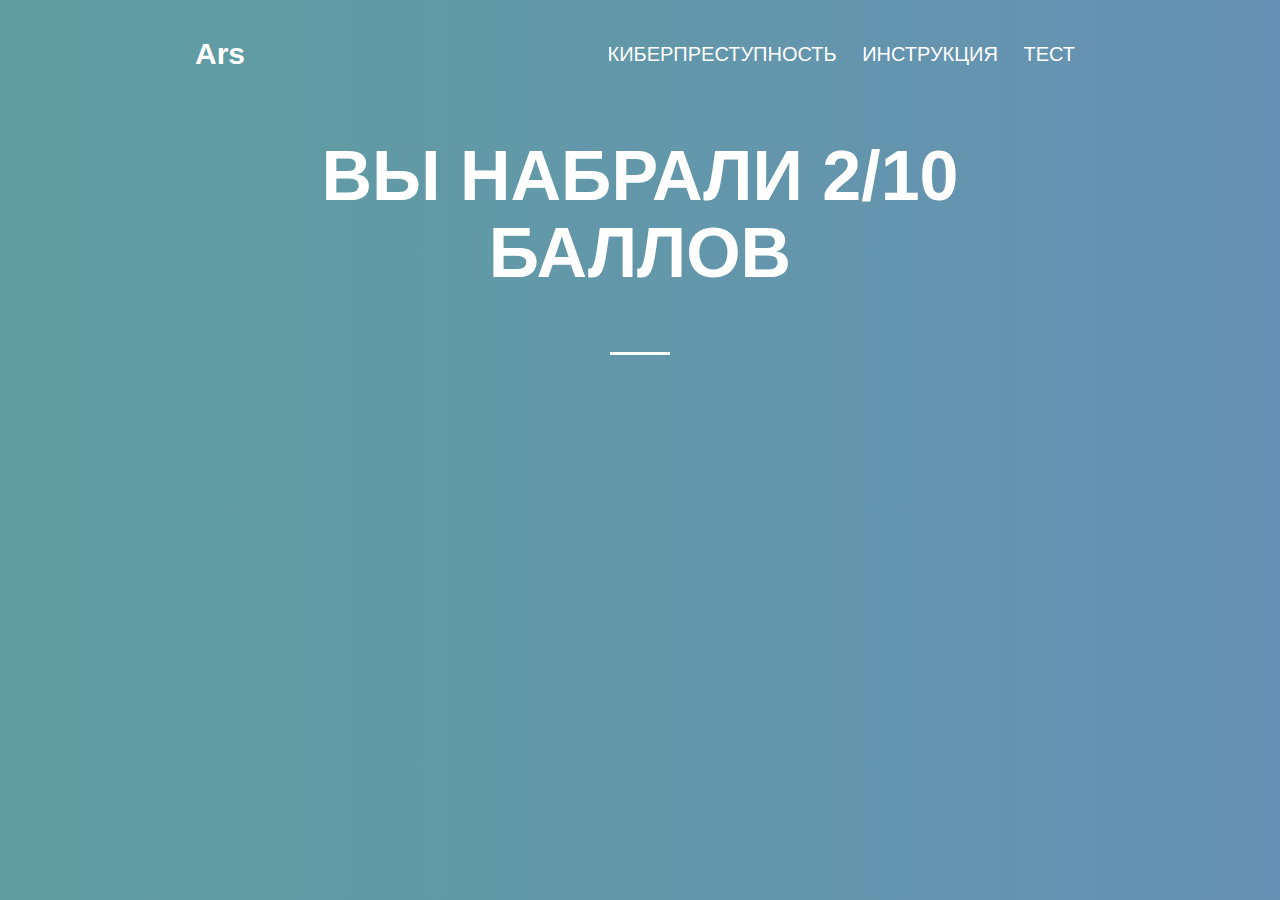
<file: assets/answers/2.html>
<!DOCTYPE html>
<html>
<head>
	<meta charset="utf-8">
	<meta name="viewport" content="width=device-width, initial-scale=1">
	<link rel="stylesheet" type="text/css" href="../css/answers.css">
	<title>Исследовательская работа "Киберпреступность"</title>
</head>
<body>
    <section class="section_header">
        <div class="container">
    <header class="header" id="header">
        
    <div class="container">
        
        <div class="header_inner">
            
        <div class="header_logo">Ars</div>
        <nav class="nav">
            
            <a class="nav_link" href="../../index.html">Киберпреступность</a>
            <a class="nav_link" href="../../instr.html">Инструкция</a>
            <a class="nav_link" href="testik.html">Тест</a>
            
            </nav>
            
        </div>
        <div class="margin">
        <section class="section_header">
        <div class="header_inner">
            <h1 class="intro_title">Вы набрали 2/10 баллов</h1>
        </div>
            </section>
            </div>
        
        </div>
        
    </header>
             </div>
         </section>
    
    </body>
</html>
</file>
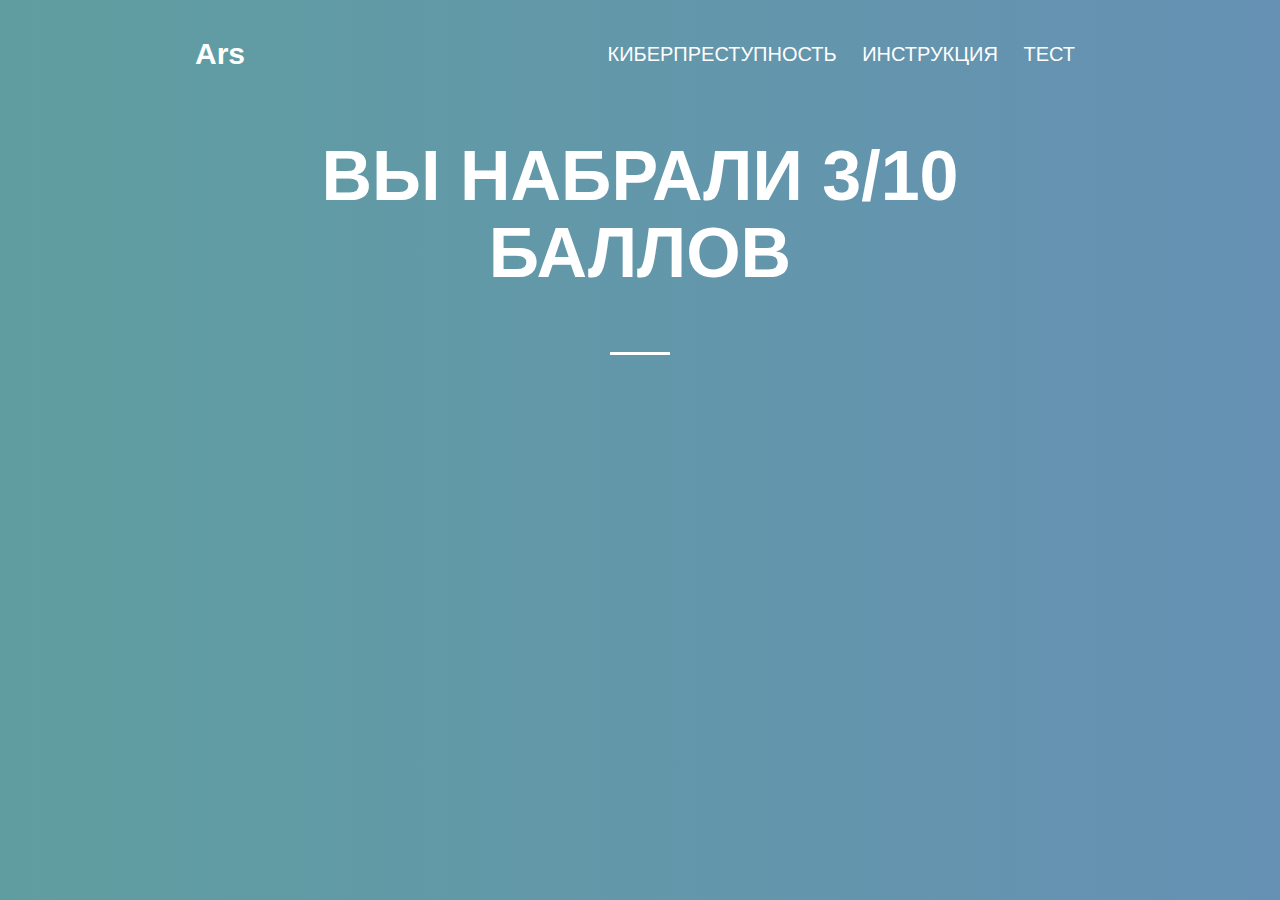
<file: assets/answers/3.html>
<!DOCTYPE html>
<html>
<head>
	<meta charset="utf-8">
	<meta name="viewport" content="width=device-width, initial-scale=1">
	<link rel="stylesheet" type="text/css" href="../css/answers.css">
	<title>Исследовательская работа "Киберпреступность"</title>
</head>
<body>
    <section class="section_header">
        <div class="container">
    <header class="header" id="header">
        
    <div class="container">
        
        <div class="header_inner">
            
        <div class="header_logo">Ars</div>
        <nav class="nav">
            
            <a class="nav_link" href="../../index.html">Киберпреступность</a>
            <a class="nav_link" href="../../instr.html">Инструкция</a>
            <a class="nav_link" href="testik.html">Тест</a>
            
            </nav>
            
        </div>
        <div class="margin">
        <section class="section_header">
        <div class="header_inner">
            <h1 class="intro_title">Вы набрали 3/10 баллов</h1>
        </div>
            </section>
            </div>
        
        </div>
        
    </header>
             </div>
         </section>
    
    </body>
</html>
</file>
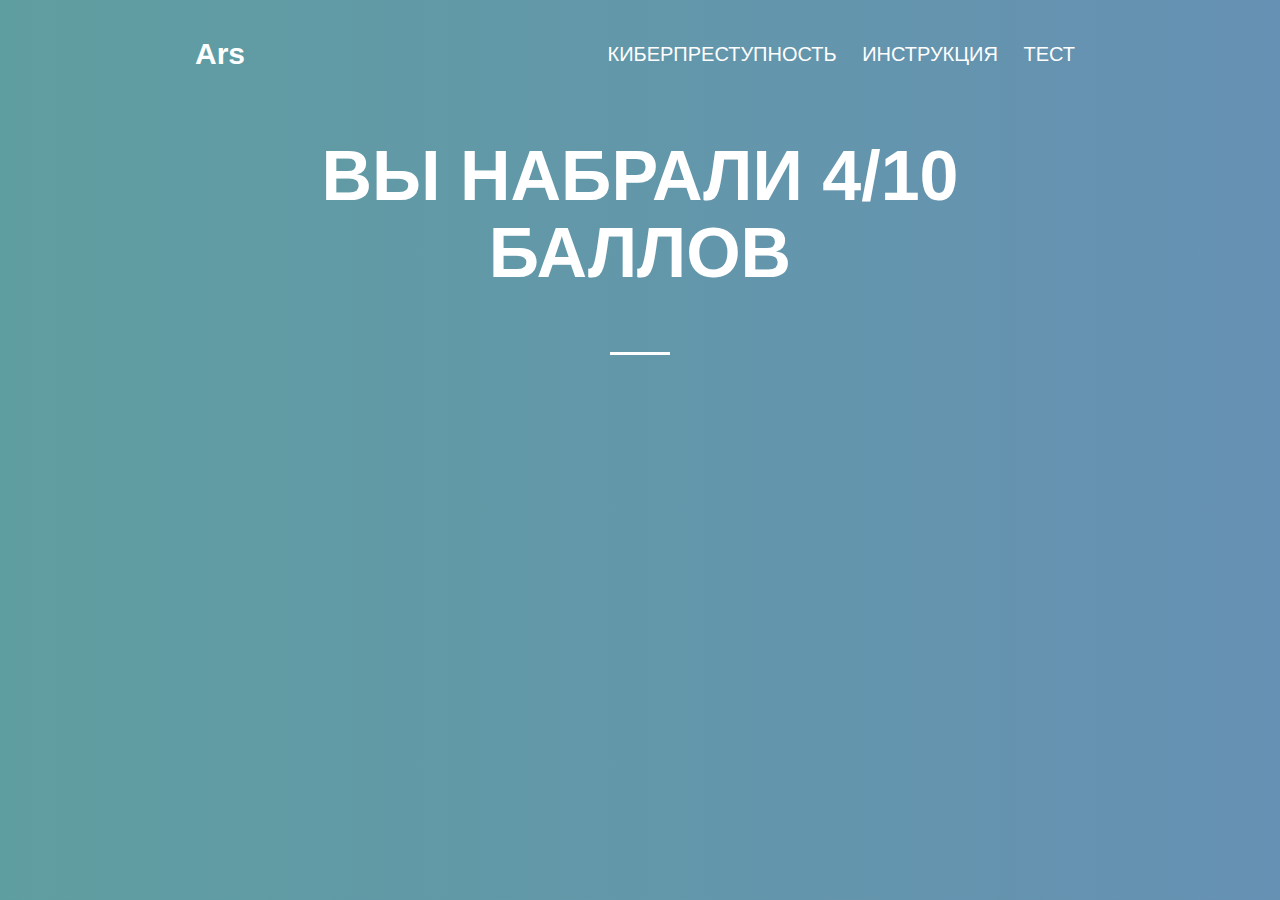
<file: assets/answers/4.html>
<!DOCTYPE html>
<html>
<head>
	<meta charset="utf-8">
	<meta name="viewport" content="width=device-width, initial-scale=1">
	<link rel="stylesheet" type="text/css" href="../css/answers.css">
	<title>Исследовательская работа "Киберпреступность"</title>
</head>
<body>
    <section class="section_header">
        <div class="container">
    <header class="header" id="header">
        
    <div class="container">
        
        <div class="header_inner">
            
        <div class="header_logo">Ars</div>
        <nav class="nav">
            
            <a class="nav_link" href="../../index.html">Киберпреступность</a>
            <a class="nav_link" href="../../instr.html">Инструкция</a>
            <a class="nav_link" href="testik.html">Тест</a>
            
            </nav>
            
        </div>
        <div class="margin">
        <section class="section_header">
        <div class="header_inner">
            <h1 class="intro_title">Вы набрали 4/10 баллов</h1>
        </div>
            </section>
            </div>
        
        </div>
        
    </header>
             </div>
         </section>
    
    </body>
</html>
</file>
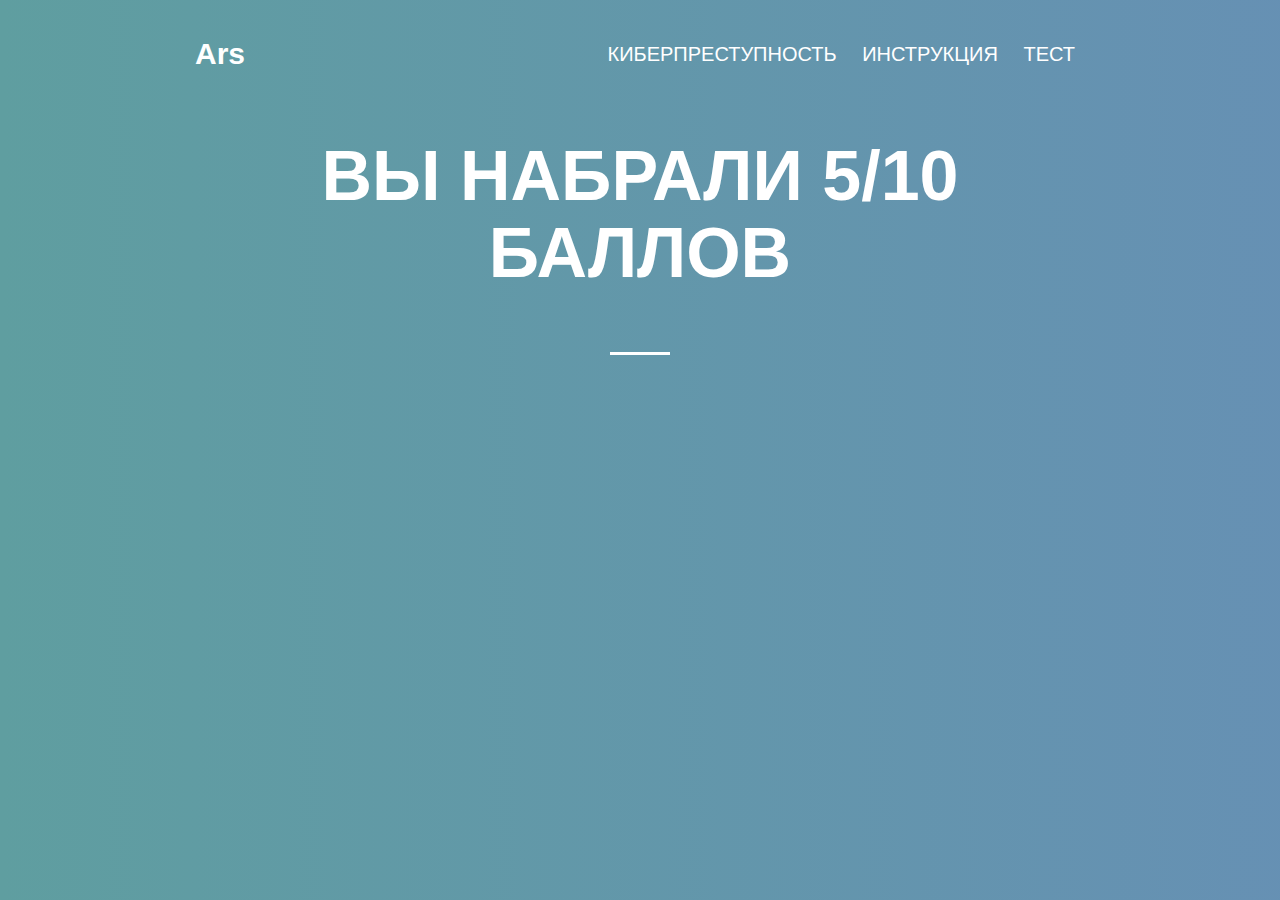
<file: assets/answers/5.html>
<!DOCTYPE html>
<html>
<head>
	<meta charset="utf-8">
	<meta name="viewport" content="width=device-width, initial-scale=1">
	<link rel="stylesheet" type="text/css" href="../css/answers.css">
	<title>Исследовательская работа "Киберпреступность"</title>
</head>
<body>
    <section class="section_header">
        <div class="container">
    <header class="header" id="header">
        
    <div class="container">
        
        <div class="header_inner">
            
        <div class="header_logo">Ars</div>
        <nav class="nav">
            
            <a class="nav_link" href="../../index.html">Киберпреступность</a>
            <a class="nav_link" href="../../instr.html">Инструкция</a>
            <a class="nav_link" href="testik.html">Тест</a>
            
            </nav>
            
        </div>
        <div class="margin">
        <section class="section_header">
        <div class="header_inner">
            <h1 class="intro_title">Вы набрали 5/10 баллов</h1>
        </div>
            </section>
            </div>
        
        </div>
        
    </header>
             </div>
         </section>
    
    </body>
</html>
</file>
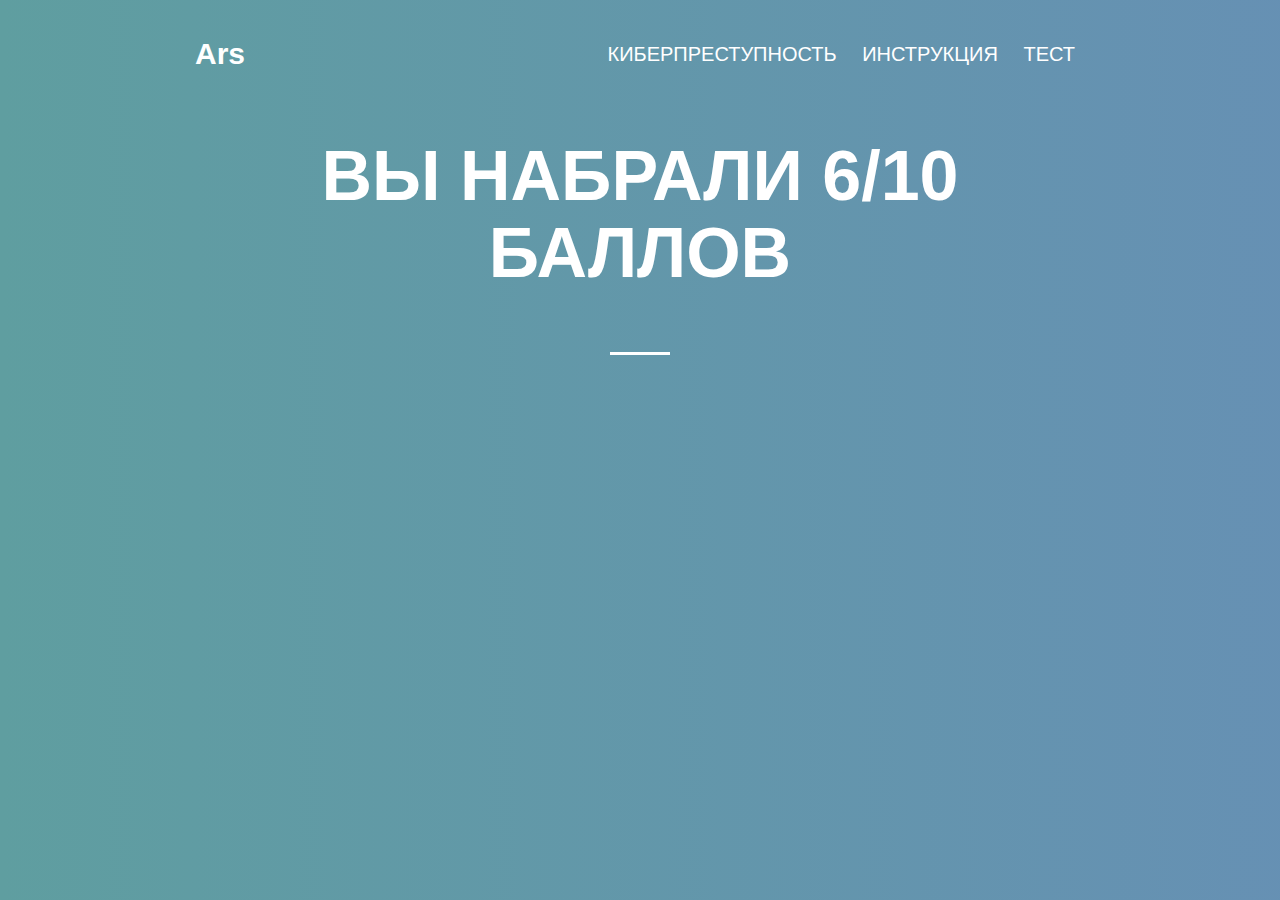
<file: assets/answers/6.html>
<!DOCTYPE html>
<html>
<head>
	<meta charset="utf-8">
	<meta name="viewport" content="width=device-width, initial-scale=1">
	<link rel="stylesheet" type="text/css" href="../css/answers.css">
	<title>Исследовательская работа "Киберпреступность"</title>
</head>
<body>
    <section class="section_header">
        <div class="container">
    <header class="header" id="header">
        
    <div class="container">
        
        <div class="header_inner">
            
        <div class="header_logo">Ars</div>
        <nav class="nav">
            
            <a class="nav_link" href="../../index.html">Киберпреступность</a>
            <a class="nav_link" href="../../instr.html">Инструкция</a>
            <a class="nav_link" href="testik.html">Тест</a>
            
            </nav>
            
        </div>
        <div class="margin">
        <section class="section_header">
        <div class="header_inner">
            <h1 class="intro_title">Вы набрали 6/10 баллов</h1>
        </div>
            </section>
            </div>
        
        </div>
        
    </header>
             </div>
         </section>
    
    </body>
</html>
</file>
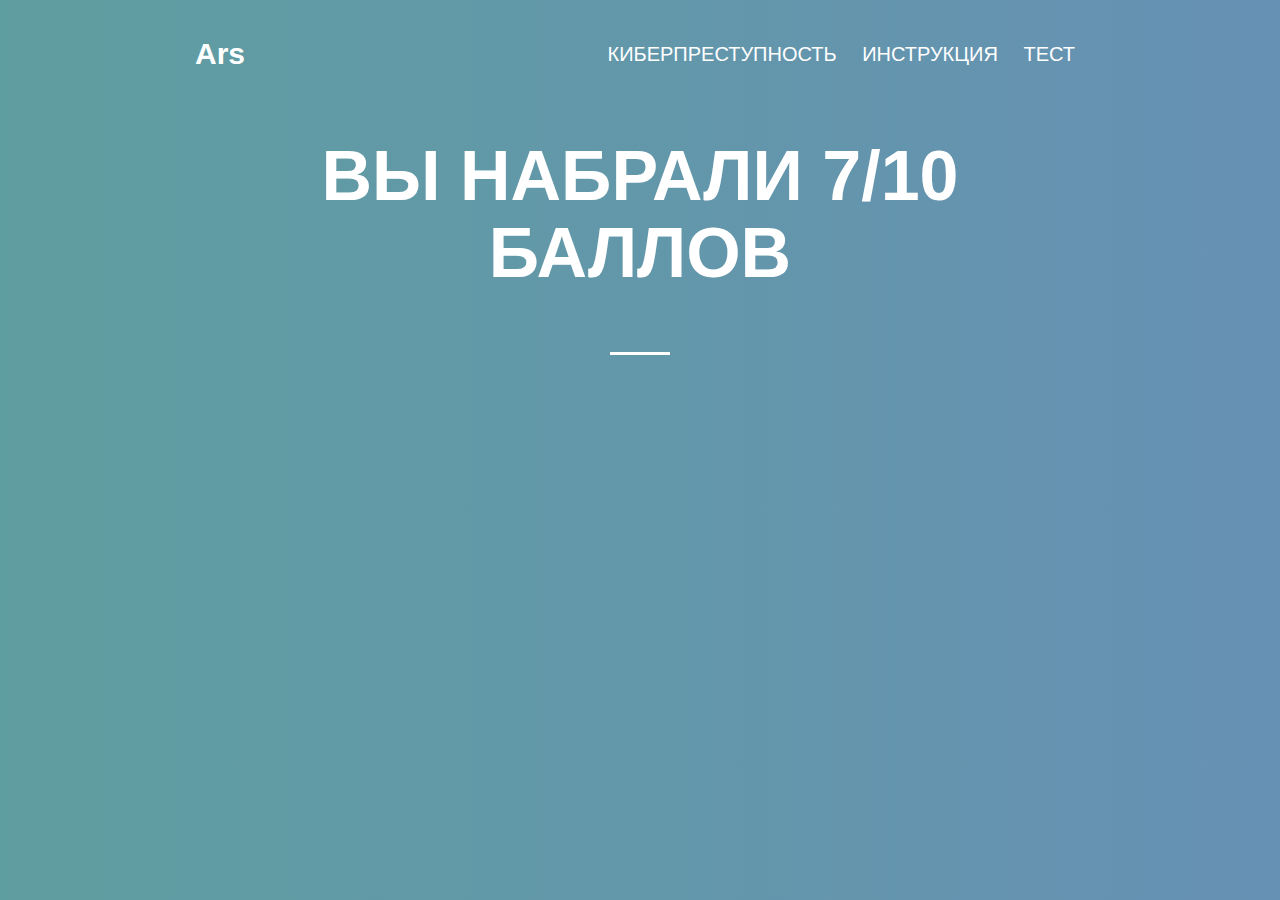
<file: assets/answers/7.html>
<!DOCTYPE html>
<html>
<head>
	<meta charset="utf-8">
	<meta name="viewport" content="width=device-width, initial-scale=1">
	<link rel="stylesheet" type="text/css" href="../css/answers.css">
	<title>Исследовательская работа "Киберпреступность"</title>
</head>
<body>
    <section class="section_header">
        <div class="container">
    <header class="header" id="header">
        
    <div class="container">
        
        <div class="header_inner">
            
        <div class="header_logo">Ars</div>
        <nav class="nav">
            
            <a class="nav_link" href="../../index.html">Киберпреступность</a>
            <a class="nav_link" href="../../instr.html">Инструкция</a>
            <a class="nav_link" href="testik.html">Тест</a>
            
            </nav>
            
        </div>
        <div class="margin">
        <section class="section_header">
        <div class="header_inner">
            <h1 class="intro_title">Вы набрали 7/10 баллов</h1>
        </div>
            </section>
            </div>
        
        </div>
        
    </header>
             </div>
         </section>
    
    </body>
</html>
</file>
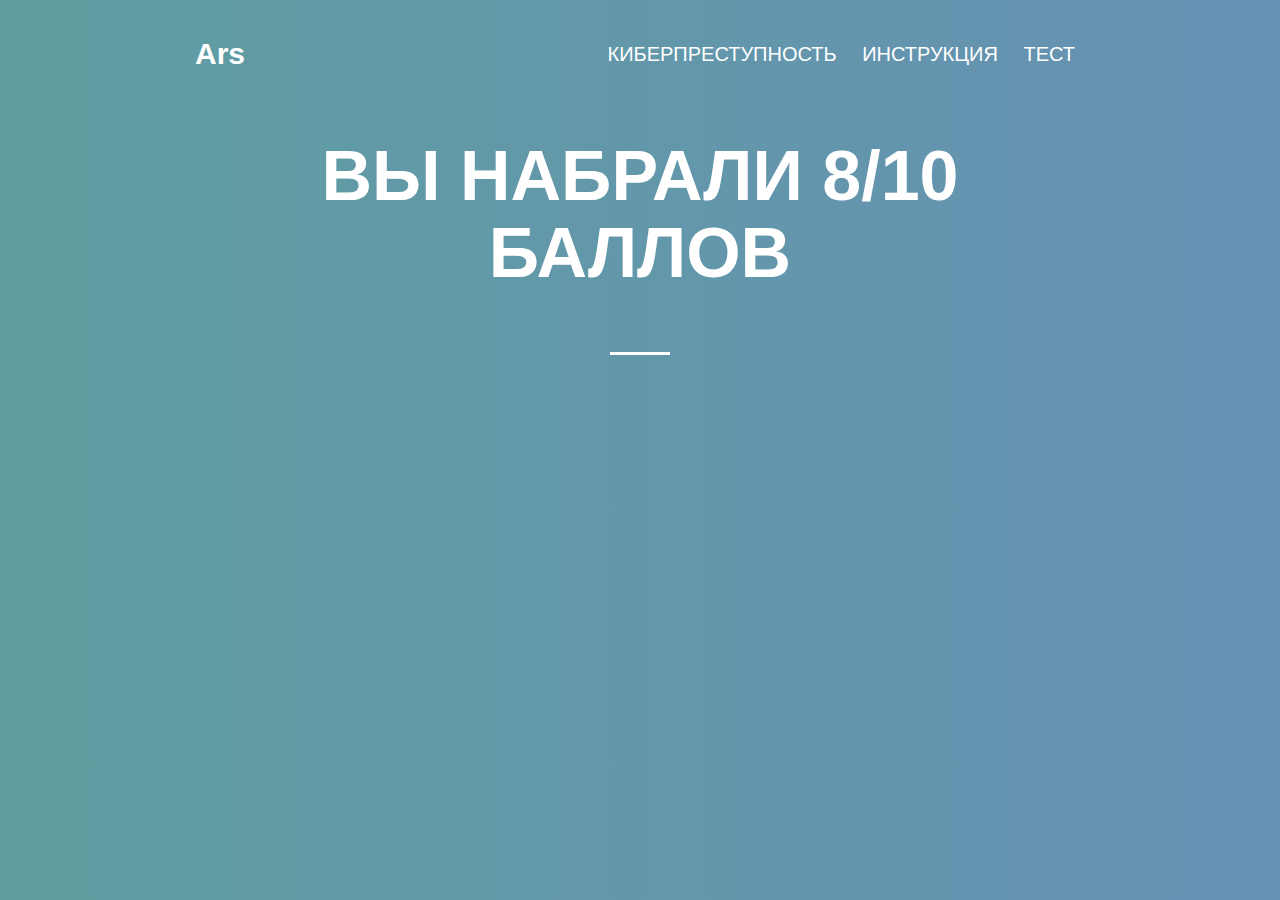
<file: assets/answers/8.html>
<!DOCTYPE html>
<html>
<head>
	<meta charset="utf-8">
	<meta name="viewport" content="width=device-width, initial-scale=1">
	<link rel="stylesheet" type="text/css" href="../css/answers.css">
	<title>Исследовательская работа "Киберпреступность"</title>
</head>
<body>
    <section class="section_header">
        <div class="container">
    <header class="header" id="header">
        
    <div class="container">
        
        <div class="header_inner">
            
        <div class="header_logo">Ars</div>
        <nav class="nav">
            
            <a class="nav_link" href="../../index.html">Киберпреступность</a>
            <a class="nav_link" href="../../instr.html">Инструкция</a>
            <a class="nav_link" href="testik.html">Тест</a>
            
            </nav>
            
        </div>
        <div class="margin">
        <section class="section_header">
        <div class="header_inner">
            <h1 class="intro_title">Вы набрали 8/10 баллов</h1>
        </div>
            </section>
            </div>
        
        </div>
        
    </header>
             </div>
         </section>
    
    </body>
</html>
</file>
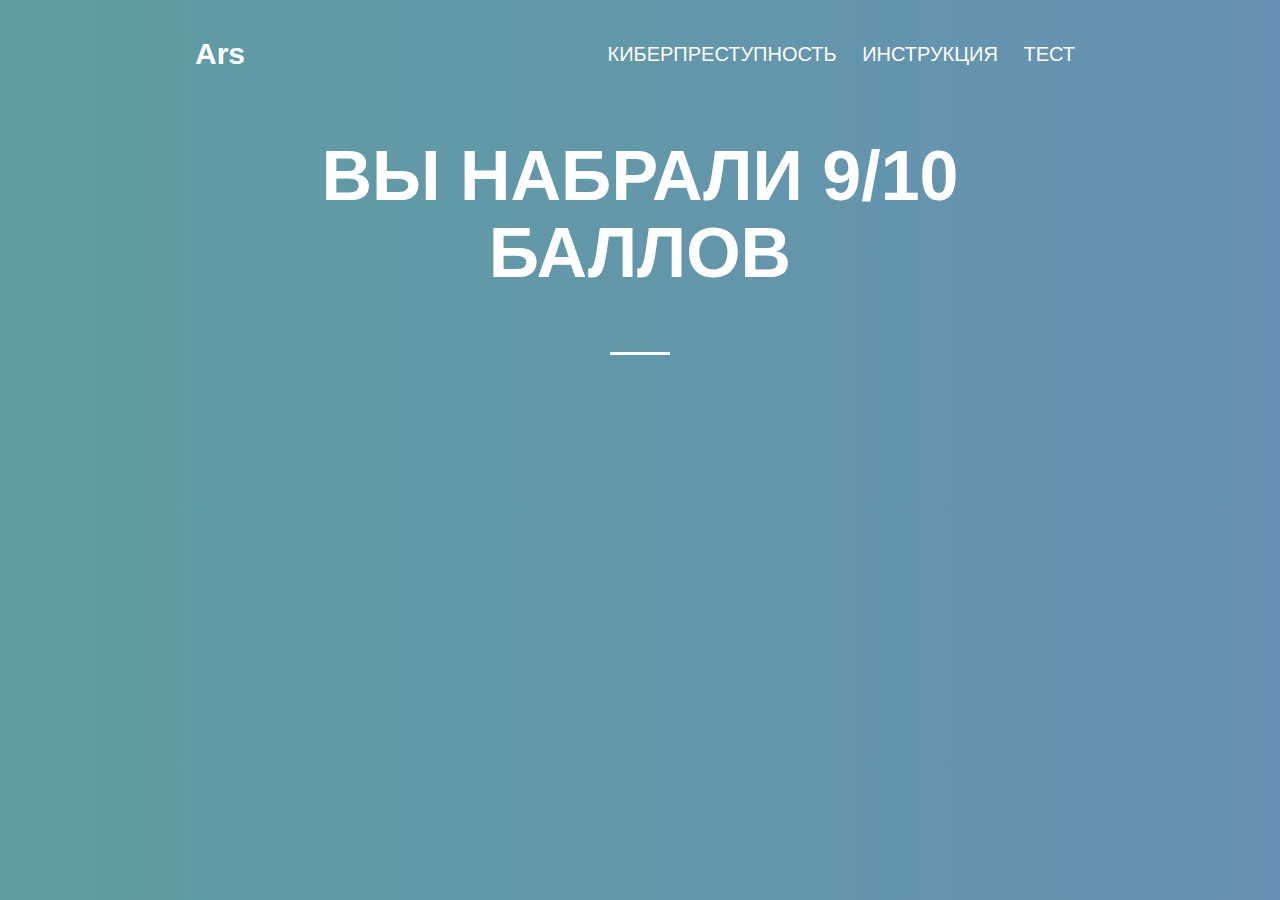
<file: assets/answers/9.html>
<!DOCTYPE html>
<html>
<head>
	<meta charset="utf-8">
	<meta name="viewport" content="width=device-width, initial-scale=1">
	<link rel="stylesheet" type="text/css" href="../css/answers.css">
	<title>Исследовательская работа "Киберпреступность"</title>
</head>
<body>
    <section class="section_header">
        <div class="container">
    <header class="header" id="header">
        
    <div class="container">
        
        <div class="header_inner">
            
        <div class="header_logo">Ars</div>
        <nav class="nav">
            
            <a class="nav_link" href="../../index.html">Киберпреступность</a>
            <a class="nav_link" href="../../instr.html">Инструкция</a>
            <a class="nav_link" href="testik.html">Тест</a>
            
            </nav>
            
        </div>
        <div class="margin">
        <section class="section_header">
        <div class="header_inner">
            <h1 class="intro_title">Вы набрали 9/10 баллов</h1>
        </div>
            </section>
            </div>
        
        </div>
        
    </header>
             </div>
         </section>
    
    </body>
</html>
</file>
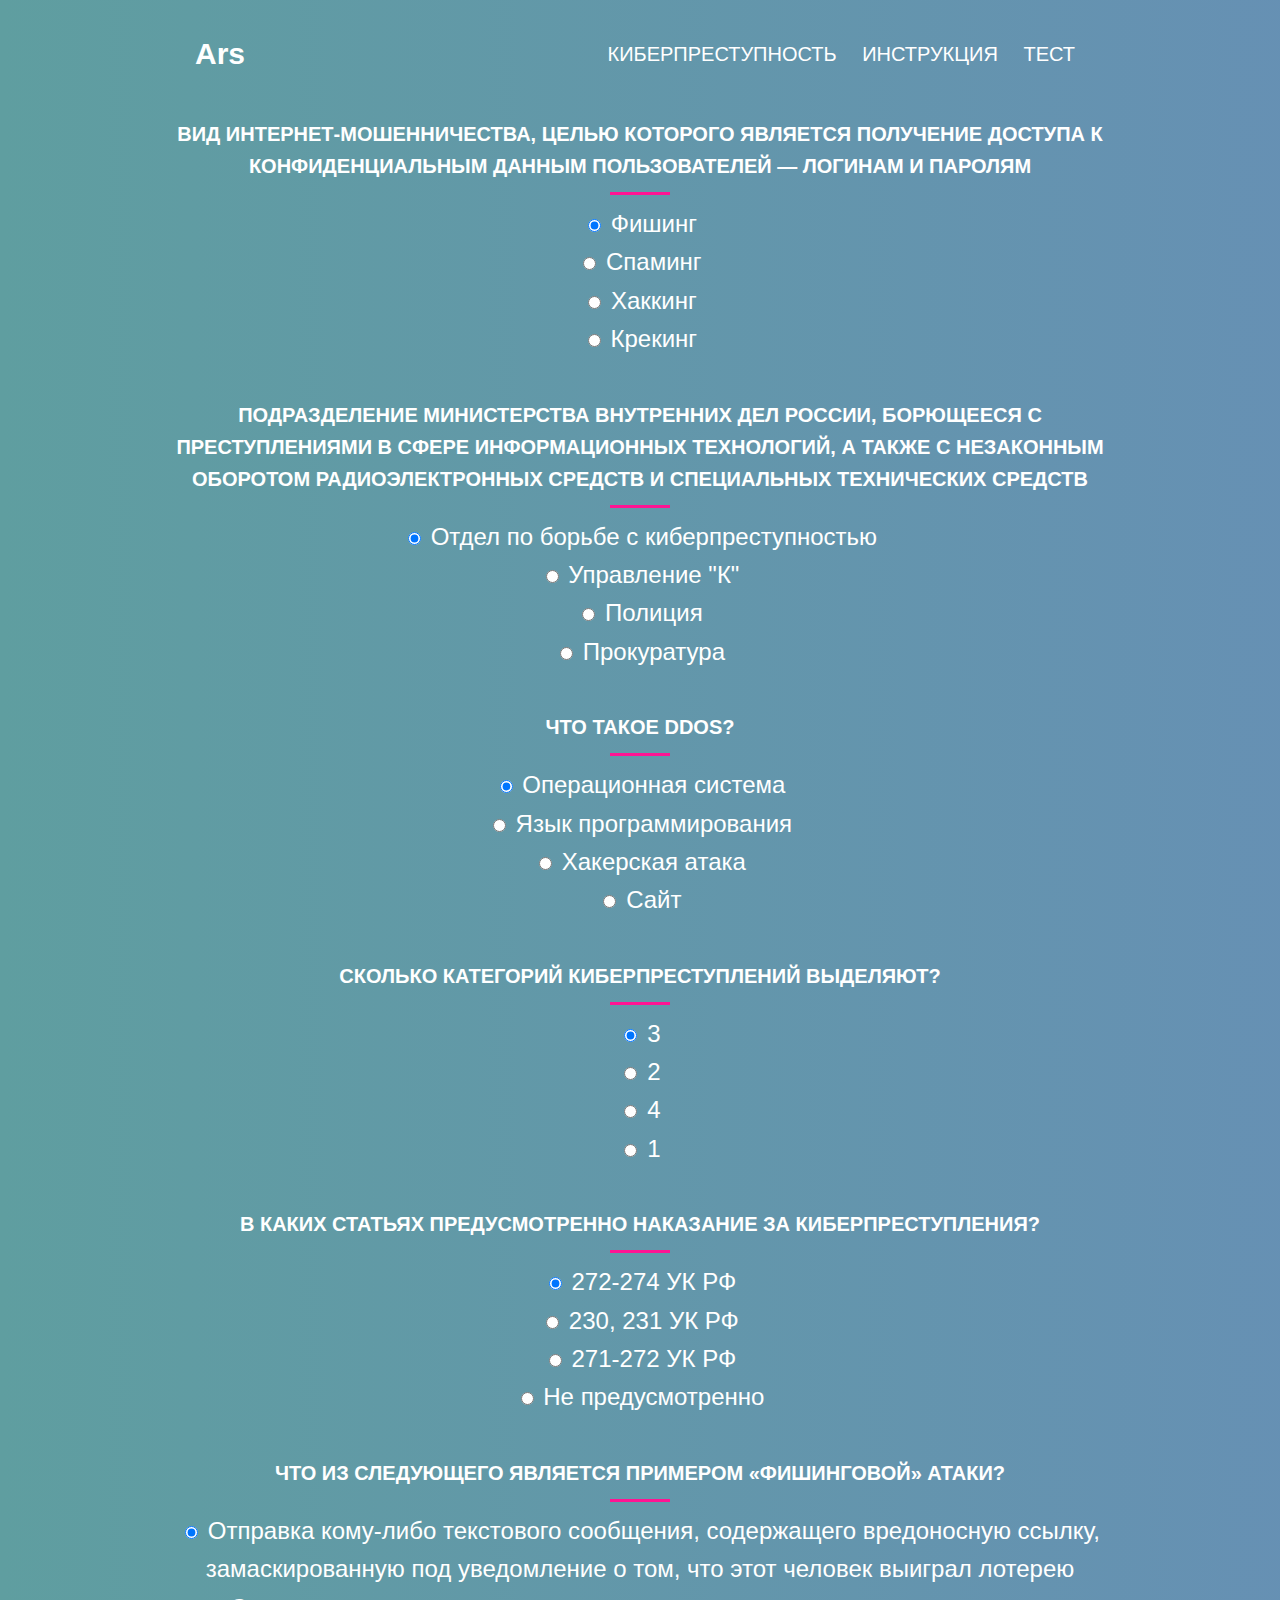
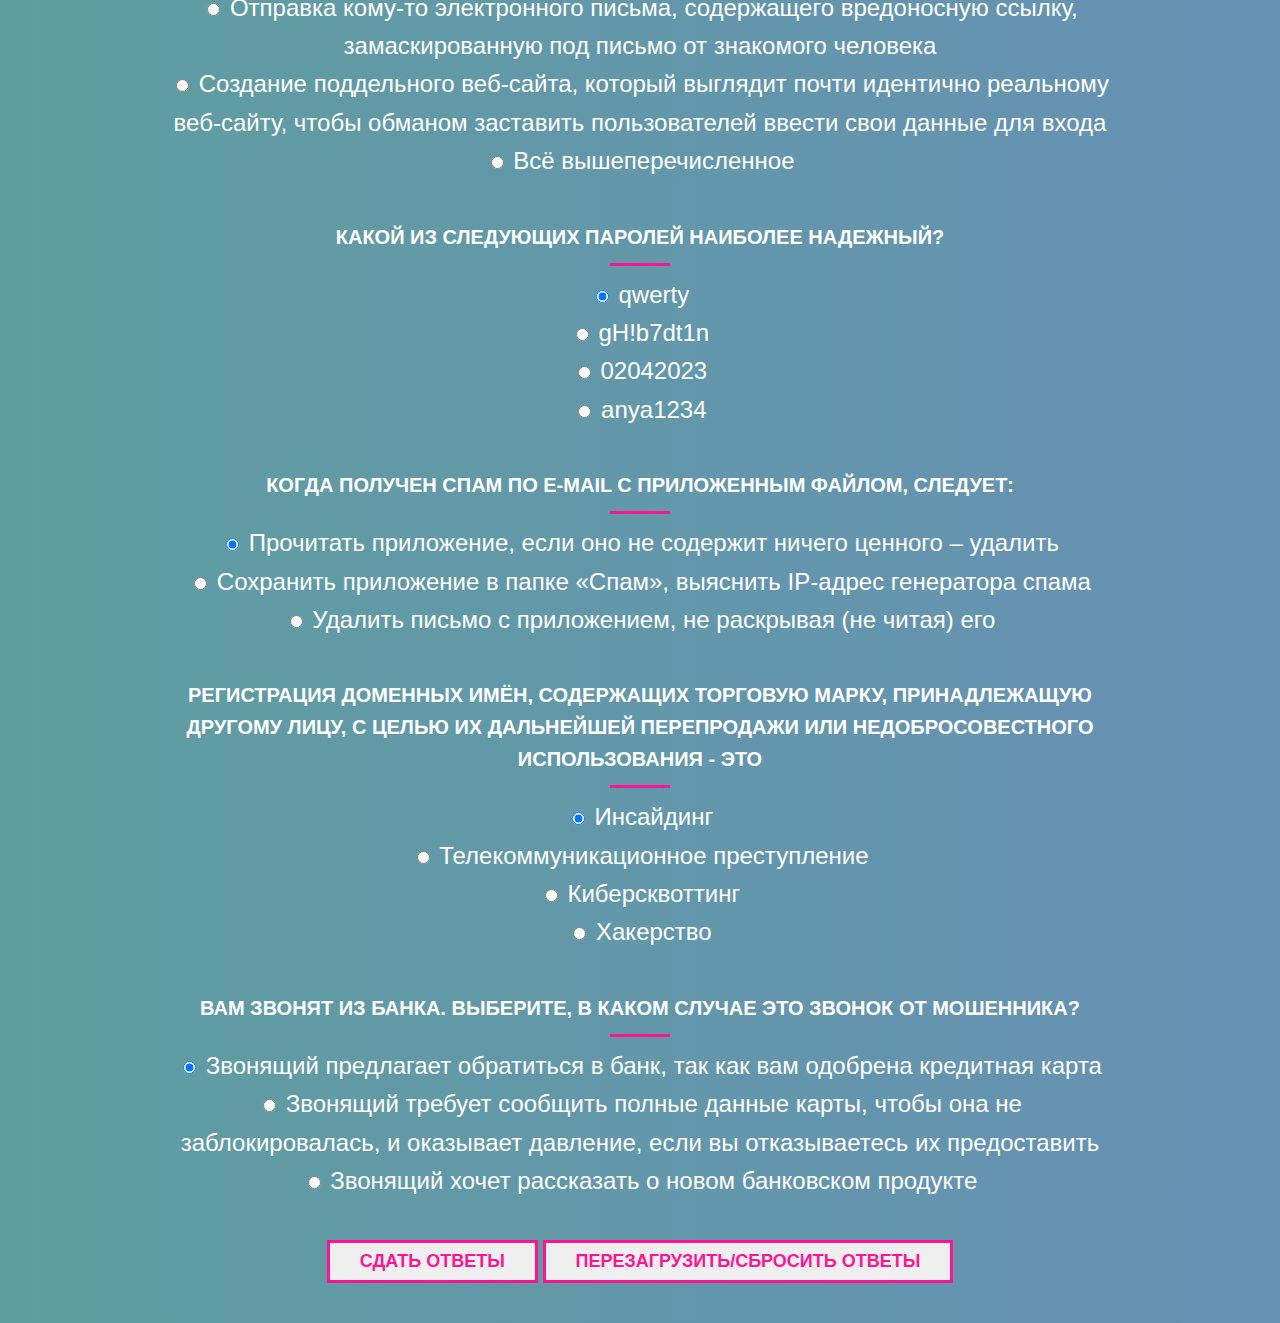
<file: assets/answers/testik.html>
<!DOCTYPE html>
<html>
<head>
	<meta charset="utf-8">
	<meta name="viewport" content="width=device-width, initial-scale=1">
	<link rel="stylesheet" type="text/css" href="../css/testik.css">
	<title>Исследовательская работа "Киберпреступность"</title>
</head>
<body>
    <section class="section_header">
        <div class="container">
    <header class="header" id="header">
        
    <div class="container">
        
        <div class="header_inner">
            
        <div class="header_logo">Ars</div>
        <nav class="nav">
            
            <a class="nav_link" href="../../index.html">Киберпреступность</a>
            <a class="nav_link" href="../../instr.html">Инструкция</a>
            <a class="nav_link" href="testik.html">Тест</a>
            
            </nav>
            
        </div>
        
        </div>
        
    </header>
             </div>
         </section>
 
<form name="quiz" action="javascript:check();" class="quizform">
 
<div class="quizsection">
 
 
    <section class="section_header">
        <h2 class="section_title3">Вид интернет-мошенничества, целью которого является получение доступа к конфиденциальным данным пользователей — логинам и паролям</h2>
     
    <div class="answer">
        <input class="input_answer" name="q1" value="value2" id="value1" type="radio" checked="checked" /> Фишинг
    </div>
 
    <div class="answer">
        <input class="input_answer" name="q1" value="value1" id="value2" type="radio" /> Спаминг
    </div>
 
    <div class="answer">
        <input class="input_answer" name="q1" value="value1" id="value3" type="radio" /> Хаккинг
    </div>
 
    <div class="answer">
        <input class="input_answer" name="q1" value="value1" id="value4" type="radio" /> Крекинг
    </div>
 
 </section>
    
</div>
 
<div class="quizsection">
 
    <section class="section_header">
    <h2 class="section_title3">Подразделение Министерства внутренних дел России, борющееся с преступлениями в сфере информационных технологий, а также с незаконным оборотом радиоэлектронных средств и специальных технических средств</h2>
 
    <div class="answer">
        <input class="input_answer" name="q2" value="value1" id="value1" type="radio" checked="checked" /> Отдел по борьбе с киберпреступностью
    </div>
 
    <div class="answer">
        <input class="input_answer" name="q2" value="value2" id="value2" type="radio" /> Управление "К"
    </div>
 
    <div class="answer">
        <input class="input_answer" name="q2" value="value1" id="value3" type="radio" /> Полиция
    </div>
 
    <div class="answer">
        <input class="input_answer" name="q2" value="value1" id="value4" type="radio" /> Прокуратура
    </div>
 
        </section>
</div>
 
<div class="quizsection">
 <section class="section_header">
    
    <h2 class="section_title3">Что такое DDoS?</h2>
 
    <div class="answer">
        <input class="input_answer" name="q3" value="value1" id="value1" type="radio" checked="checked" /> Операционная система
    </div>
 
    <div class="answer">
        <input class="input_answer" name="q3" value="value1" id="value2" type="radio" /> Язык программирования
    </div>
 
    <div class="answer">
        <input class="input_answer" name="q3" value="value2" id="value3" type="radio" /> Хакерская атака
    </div>
 
    <div class="answer">
        <input class="input_answer" name="q3" value="value1" id="value4" type="radio" /> Сайт
    </div>
 
     </section>
</div>
    
     <section class="section_header">
    
    <h2 class="section_title3">Сколько категорий киберпреступлений выделяют?</h2>
 
    <div class="answer">
        <input class="input_answer" name="q4" value="value1" id="value1" type="radio" checked="checked" /> 3
    </div>
 
    <div class="answer">
        <input class="input_answer" name="q4" value="value2" id="value2" type="radio" /> 2
    </div>
 
    <div class="answer">
        <input class="input_answer" name="q4" value="value1" id="value3" type="radio" /> 4
    </div>
 
    <div class="answer">
        <input class="input_answer" name="q4" value="value1" id="value4" type="radio" /> 1
    </div>
 
     </section>
    
    <section class="section_header">
    
    <h2 class="section_title3">В каких статьях предусмотренно наказание за киберпреступления?</h2>
 
    <div class="answer">
        <input class="input_answer" name="q5" value="value2" id="value1" type="radio" checked="checked" /> 272-274 УК РФ
    </div>
 
    <div class="answer">
        <input class="input_answer" name="q5" value="value1" id="value2" type="radio" /> 230, 231 УК РФ
    </div>
 
    <div class="answer">
        <input class="input_answer" name="q5" value="value1" id="value3" type="radio" /> 271-272 УК РФ
    </div>
 
    <div class="answer">
        <input class="input_answer" name="q5" value="value1" id="value4" type="radio" /> Не предусмотренно
    </div>
 
     </section>
    
    <section class="section_header">
    
    <h2 class="section_title3">Что из следующего является примером «фишинговой» атаки?</h2>
 
    <div class="answer">
        <input class="input_answer" name="q6" value="value1" id="value1" type="radio" checked="checked" /> Отправка кому-либо текстового сообщения, содержащего вредоносную ссылку, замаскированную под уведомление о том, что этот человек выиграл лотерею
    </div>
 
    <div class="answer">
        <input class="input_answer" name="q6" value="value1" id="value2" type="radio" /> Отправка кому-то электронного письма, содержащего вредоносную ссылку, замаскированную под письмо от знакомого человека
    </div>
 
    <div class="answer">
        <input class="input_answer" name="q6" value="value1" id="value3" type="radio" /> Создание поддельного веб-сайта, который выглядит почти идентично реальному веб-сайту, чтобы обманом заставить пользователей ввести свои данные для входа
    </div>
 
    <div class="answer">
        <input class="input_answer" name="q6" value="value2" id="value4" type="radio" /> Всё вышеперечисленное
    </div>
 
     </section>
    
    <section class="section_header">
    
    <h2 class="section_title3">Какой из следующих паролей наиболее надежный?</h2>
 
    <div class="answer">
        <input class="input_answer" name="q7" value="value1" id="value1" type="radio" checked="checked" /> qwerty
    </div>
 
    <div class="answer">
        <input class="input_answer" name="q7" value="value2" id="value2" type="radio" /> gH!b7dt1n
    </div>
 
    <div class="answer">
        <input class="input_answer" name="q7" value="value1" id="value3" type="radio" /> 02042023
    </div>
 
    <div class="answer">
        <input class="input_answer" name="q7" value="value1" id="value4" type="radio" /> anya1234
    </div>
 
     </section>
    
    <section class="section_header">
    
    <h2 class="section_title3">Когда получен спам по e-mail с приложенным файлом, следует:</h2>
 
    <div class="answer">
        <input class="input_answer" name="q8" value="value1" id="value1" type="radio" checked="checked" /> Прочитать приложение, если оно не содержит ничего ценного – удалить
    </div>
 
    <div class="answer">
        <input class="input_answer" name="q8" value="value1" id="value2" type="radio" /> Сохранить приложение в папке «Спам», выяснить IP-адрес генератора спама
    </div>
 
    <div class="answer">
        <input class="input_answer" name="q8" value="value2" id="value3" type="radio" />  Удалить письмо с приложением, не раскрывая (не читая) его
    </div>
 
     </section>
    
    <section class="section_header">
    
    <h2 class="section_title3">Регистрация доменных имён, содержащих торговую марку, принадлежащую другому лицу, с целью их дальнейшей перепродажи или недобросовестного использования - это</h2>
 
    <div class="answer">
        <input class="input_answer" name="q9" value="value1" id="value1" type="radio" checked="checked" /> Инсайдинг
    </div>
 
    <div class="answer">
        <input class="input_answer" name="q9" value="value1" id="value2" type="radio" /> Телекоммуникационное преступление
    </div>
 
    <div class="answer">
        <input class="input_answer" name="q9" value="value2" id="value3" type="radio" />  Киберсквоттинг
    </div>
        
        <div class="answer">
        <input class="input_answer" name="q9" value="value1" id="value2" type="radio" /> Хакерство
    </div>
 
     </section>
    
    <section class="section_header">
    
    <h2 class="section_title3">Вам звонят из банка. Выберите, в каком случае это звонок от мошенника?</h2>
 
    <div class="answer">
        <input class="input_answer" name="q10" value="value1" id="value1" type="radio" checked="checked" /> Звонящий предлагает обратиться в банк, так как вам одобрена кредитная карта
    </div>
 
    <div class="answer">
        <label><input class="input_answer" name="q10" value="value2" id="value2" type="radio" /> Звонящий требует сообщить полные данные карты, чтобы она не заблокировалась, и оказывает давление, если вы отказываетесь их предоставить</label>
    </div>
 
    <div class="answer">
        <label><input class="input_answer" name="q10" value="value1" id="value3" type="radio" /> Звонящий хочет рассказать о новом банковском продукте</label>
    </div>
 
     </section>
 
    <section class="section_header">
        <input class="btn01" value="Сдать ответы" type="submit" /> <input class="btn02" value="Перезагрузить/Сбросить ответы" type="reset" />
        </section>
 
</form>

 
<script type="text/javascript">// <![CDATA[
 
   var result;
    
   function check()
 
   {
 
      var question;
      var value1;
      var value2;
       
       
      question = 1;
      value1 = 0;
      value2 = 0;
       
       
      result = "";
 
      var choice;
       
      for (question = 1; question <= 10; question++) {
       
         var q = document.forms['quiz'].elements['q'+question];
 
            for (var i = 0; i < q.length; i++) {
               if (q[i].checked) {
                  choice = q[i].value;
               }
            }
 
            if (choice == "value1") {
               value1++;
            }
 
            if (choice == "value2") {
               value2++;
            }
 
 
         }
 
      if (value2 == 0) {
 
         // Нет правильных ответов
         result = "0";
          
 
      }
       
    
 
      else if (value2 == 1) {
 
         // Один правильный ответ
         result = "1";
 
      }
 
      else if (value2 == 2) {
 
         // Два правильных ответа
         result = "2";
 
      }
 
      else if (value2 == 3) {
 
         // Три правильных ответа
         result = "3";
 
      }
       
         else if (value2 == 4) {
 
        
         result = "4";
 
      }
       
                else if (value2 == 5) {
 
        
         result = "5";
 
      }
       
                else if (value2 == 6) {
 
        
         result = "6";
 
      }
       
                else if (value2 == 7) {
 
        
         result = "7";
 
      }
       
                else if (value2 == 8) {
 
        
         result = "8";
 
      }
       
                else if (value2 == 9) {
 
        
         result = "9";
 
      }
       
                else if (value2 == 10) {
 
        
         result = "10";
 
      }
 
 
 
      else {
         result = "404";
      }
 
      window.location = result + '.html';
 
   }
 
// ]]></script>
         
      
</body>
</html>
</file>
<file: assets/css/style.css>
body {
    margin: 0;
   font-family: 'Roboto Condensed', sans-serif;
    font-size: 17px;
    color: #000000;
    line-height: 1.6;
}

*,
*:before,
*:after {
    box-sizing: border-box;
}

h1, h2, h3, h4, h5, h6 {
    margin: 0;
}

/* Container */
.container {
    width: 100%;
    max-width: 1230px;
    padding: 0 15px;
    margin: 0 auto;
}

/* Intro */
.intro {
    display: flex;
    flex-direction: column;
    justify-content: center;
    position: relative;
    width: 100%;
    min-height: 1000px;
    height: 100vh;
    background: url(../images/intro.jpg) center no-repeat;
    background-size: cover;
    -webkit-background-size: cover;
}

.intro_inner {
    width: 100%;
    max-width: 880px; 
    margin: 0 auto;
    
    text-align: center;
}

.intro_title {
    color: #fff;
    font-size: 70px;
    font-weight: 700;
    text-transform: uppercase;
    text-align: center;
    line-height: 1.1;
}

.intro_title:after {
    content: "";
    display: block;
    width: 60px;
    height: 3px;
    background-color: #fff;
    margin: 60px auto;
}

/* Header */
.header {
    padding-top: 30px;
    width: 100%;
    position: absolute;
    top: 0;
    left: 0;
    right: 0;
    z-index: 1000;
}

/*.header.fixed {
    background-color: #5f9ea0;
    box-shadow: 0 5px 10px rgba(0, 0, 0, .3);

    position: fixed;
    top: 0;
    right: 0;
    left: 0;
    
    transform: translate3d(0, 0, 0);
}

.header.active {
    background-color: #5f9ea0;
}*/

.header_inner {
    display: flex;
    justify-content: space-between;
    align-items: center;
}

.header_logo {
    font-size: 30px;
    font-weight: 700;
    color: #fff;
}

/* Nav */
.nav {
 font-size: 20px;
    text-transform: uppercase;
}

.nav_link {
    display: inline-block;
    vertical-align: top;
    margin: 0 10px;
    position: relative;
    color: #fff;
    text-decoration: none;
    transition: color .1s linear;
}

.nav_link:after {
    content: "";
    display: block;
    width: 100%;
    height: 2px;
    opacity: 0;
    background-color: #FF1493;
    position: absolute;
    top: 100%;
    left: 0;
    z-index: 1;
    transition: opacity .1s linear;
}

.nav_link:hover {
    color: #FF1493;
}

.nav_link:hover:after {
    opacity: 1;
    
}

/* Nav toggle */

/*.nav_toggle {
    width: 30px;
    padding: 15px 0;
    display: none;
    
    font-size: 0;
    color: transparent;
    
    border: 0;
    background: none;
    cursor: pointer;
    
    position: absolute;
    top: 30px;
    right: 30px;
    z-index: 1;
    margin-top: 10px;
}

.nav_toggle-item {
    display: block;
    width: 100%;
    height: 3px;
    
    background-color: #fff;
    
    position: absolute;
    top: 0;
    right: 0;
    bottom: 0;
    left: 0;
    margin: auto;
    
    transition: background .2s linear;
}

.nav_toggle.active .nav_toggle-item {
    background: none;
}

.nav_toggle.active .nav_toggle-item:before {
    transform-origin: left top;
    transform: rotate(45deg) translateX(-2px);
}

.nav_toggle.active .nav_toggle-item:after {
    transform-origin: left bottom;
    transform: rotate(-45deg) translateX(-3px);
}

.nav_toggle-item:before,
.nav_toggle-item:after {
    content: "";
    width: 100%;
    height: 3px;
    
    background-color: #fff;
    
    position: absolute;
    left: 0;
    z-index: 1;
    
    transition: transform .2s linear;
}

.nav_toggle-item:before {
    top: -8px;
}

.nav_toggle-item:after {
    bottom: -8px;
}*/

/* Button */
.btn {
    display: inline-block;
    vertical-align: top;
    padding: 8px 30px;
    
    border: 3px solid #fff;
    
    color: #fff;
    text-transform: uppercase;
    font-size: 18px;    
    font-weight: 700;
    text-decoration: none;
    
    transition: background .1s linear, color .1s linear;
}

.btn:hover {
    background-color: #fff;
    color: #FF1493;
}

.btn2 {
    display: inline-block;
    vertical-align: top;
    padding: 8px 30px;
    
    border: 3px solid #FF1493;
    
    color: #FF1493;
    text-transform: uppercase;
    font-size: 18px;    
    font-weight: 700;
    text-decoration: none;
    
    transition: background .1s linear, color .1s linear;
}

.btn2:hover {
    background-color: #FF1493;
    color: #fff;
}

/* Section */
.section {
    padding: 80px 0;
}

.section--bg {
     background: linear-gradient(270deg, #7b68ee, #5f9ea0);
    background-size: 400% 400%;

    -webkit-animation: AnimationName 20s ease infinite;
    -moz-animation: AnimationName 20s ease infinite;
    -o-animation: AnimationName 20s ease infinite;
    animation: AnimationName 20s ease infinite;
    
}

@-o-keyframes AnimationName {
    0%{background-position:0% 50%}
    50%{background-position:100% 50%}
    100%{background-position:0% 50%}
}
@-webkit-keyframes AnimationName {
    0%{background-position:0% 50%}
    50%{background-position:100% 50%}
    100%{background-position:0% 50%}
}
@-moz-keyframes AnimationName {
    0%{background-position:0% 50%}
    50%{background-position:100% 50%}
    100%{background-position:0% 50%}
}
@keyframes AnimationName {
    0%{background-position:0% 50%}
    50%{background-position:100% 50%}
    100%{background-position:0% 50%}
}

.section_header {
    width: 100%;
    max-width: 950px;
    margin: 0 auto 40px;
    
    text-align: center;
}

.section_title {
    font-size: 30px;
    font-weight: 700;
    color: #333;
    text-transform: uppercase;
}

.section_title2 {
    font-size: 30px;
    font-weight: 700;
    color: #fff;
    text-transform: uppercase;
}

.section_title0 {
    font-size: 30px;
    font-weight: 700;
    color: #333;
    text-transform: uppercase;
}

.section_title:after {
    content: "";
    display: block;
    width: 60px;
    height: 3px;
    margin: 30px auto;
    
    background-color: #7B68EE;
}

.section_title2:after {
    content: "";
    display: block;
    width: 60px;
    height: 3px;
    margin: 30px auto;
    
    background-color: #fff;
}

.section_title0:after {
    content: "";
    display: block;
    width: 60px;
    height: 3px;
    margin: 30px auto;
    
    background-color: #7B68EE;
}

.section_subtitle {
    font-size: 23px;
    font-weight: 700;
    color: #333;
    text-transform: uppercase;
}

.section_subtitle:after {
    content: "";
    display: block;
    width: 60px;
    height: 3px;
    margin: 10px auto;
    
    background-color: #7B68EE;
}


.section_text {
    font-size: 18px;
    color: #333;
}

.section_text2 {
    font-size: 18px;
    color: #fff;
}

.section_text--border {
    border: 1px solid #FF1493;
    border-left-width: inherit;
    border-right-width: inherit
}

/* About */

.about {
    display: flex;
    flex-wrap: wrap;
    justify-content: space-between;
    margin-top: 80px -15px 0;
}

.about_item {
    width: 33.33333%;
    position: relative;
    padding: 0 15px;
}

.about_item:hover .about_img {
    transform: translate3d(-10px, -10px, 0);
}

.about_item:hover .about_img img {
    opacity: .2;
}

.about_item:hover .about_text {
    opacity: 2;
}

.about_img {
    background: linear-gradient(to bottom, #FF1493, #FF00FF);
    transition: transform .2s linear;
}

.about_img img {
    display: block;
    max-width: 100%;
    height: auto;
    transition: opacity .1s linear;
}

.about_text {
    width: 100%;
    
    color: #fff;
    text-transform: uppercase;
    font-size: 15px;
    text-align: center;
    opacity: 0;
    
    position: absolute;
    top: 50%;
    left: 0;
    z-index: 2;
    transform: translate3d(0, -50%, 0);
    
    transition: opacity .2s linear;
}

/* Margin */

.margin {
    margin: 60px auto 60px;
    margin-bottom: 60px;
}

.img {
    display: flex;
    flex-wrap: wrap;
    justify-content: center;
    width: 100%;
}

.img1 {
    display: flex;
    flex-wrap: wrap;
    justify-content: center;
    width: 100%;
}

/* media */

@media (max-width: 1230px) {
    
    .intro_title {
        font-size: 50px;
    }
    
    /*.nav_toggle {
        display: none;
    }*/
    
    .btn_i {
        display: none;
    }
    
}
@media (max-width: 990px) {
    
    .intro_title {
        font-size: 40px;
    }
    
   /* .nav_toggle {
        display: none;
    }*/
    
    .section {
        max-width: 800px;
    }
    
    .section_text {
        max-width: 700px;
        text-align: left;
        margin: 20px 20px;
    }
    
    .section_subtitle {
        font-size: 20px;
        text-align: left;
        margin: 20px 20px;
    }
    
    .section_header {
        text-align: left;
        margin: 20px 20px;
    }
    
    .about_text {
        font-size: 10px;
    }
    
    .img {
         max-width: 480px;
        margin-left: 30px;
    }
    
    .btn_i {
        display: none;
    }
    
}

@media (max-width: 770px) {
    
    .intro {
        min-height: 650px;
    }
    
    .intro_title {
        font-size: 40px;
    }
    
    .nav {
        display: none;
        width: 100%;
        
        position: absolute;
        top: 100%;
        left: 0;
        
        background-color: #5f9ea0;
    }
    
    /*.nav_link {
        display: block;
        margin: 0;
        padding: 8px 25px;
    }
    
    .nav_toggle {
        display: block;
    }
    */
    .section {
        padding: 40px 0;
    }
    
    .section_title {
        font-size: 24px;
    }
    
    .section_title2 {
        font-size: 24px;
    }
    
     .section_title:after {
        margin: 20px 20px;
    }
    
    .section_title2:after {
        margin: 20px 20px;
    }
    
    .section_title0 {
        text-align: center;
    }
    
    section_header {
        margin-bottom: 30px;
        margin: 20px auto;
    }
    
    .section_text {
        max-width: 600px;
        text-align: left;
        margin: 20px 20px;
        font-size: 17px;
    }
    
    .about_item {
        width: 100%;
        max-width: 410px;
        margin-bottom: 30px;
    } 
    
    .about {
        justify-content: center;
    }
    
    .about_item:last-child {
        margin-bottom: 0;
    }
    
    .img {
        max-width: 100px;
        justify-content: center;
    }
    
    
}

@media (max-width: 575px) {
    
    .intro {
        min-height: 650px;
    }
    
    .intro_title {
        font-size: 20px;
    }
    
    .nav {
        display: none;
    }
    
    /*.nav_toggle {
        display: block;
    }*/
    
    .btn {
        font-size: 12px;
    }
    
    .btn2 {
        font-size: 12px;
    }
    
    .section_title {
        font-size: 18px;
        text-align: center;
        margin: 0;
        text-align: left;
    }
    
    .section_title:after {
        display: none;
    }
    
    .section_title2 {
        font-size: 18px;
        text-align: center;
        margin: 0;
        text-align: left;
    }
    
    .section_title0 {
        text-align: center;
    }
    
    .section_title2:after {
        display: none;
    }
    
    .section_subtitle {
        font-size: 17px;
    }
    
    .section_subtitle:after {
        display: none;
    }
    
    section_header {
        margin: 0;
        margin-bottom: 30px;
    }
    
    .section_text {
        text-align: left;
    }
    
    .about_item {
        width: 100%;
        max-width: 330px;
        margin-bottom: 25px;
    } 
    
    .about {
        justify-content: center;
    }
    
    .about_item:last-child {
        margin-bottom: 0;
    }
    
    
    
    .img {
        display: none;
    }
    
    .img1 {
        display: none;
    }
    
    .container {
        max-width: 100%;
    }
}
</file>
<file: assets/css/instr.css>
body {
    margin: 0;
   font-family: 'Roboto Condensed', sans-serif;
    font-size: 17px;
    color: #000000;
    line-height: 1.6;
}

*,
*:before,
*:after {
    box-sizing: border-box;
}

h1, h2, h3, h4, h5, h6 {
    margin: 0;
}

/* Container */
.container {
    width: 100%;
    max-width: 1230px;
    padding: 0 15px;
    margin: 0 auto;
}

/* Intro */
.intro {
    display: flex;
    flex-direction: column;
    justify-content: center;
    position: relative;
    width: 100%;
    min-height: 1000px;
    height: 100vh;
    background: url(../images/intro.jpg) center no-repeat;
    background-size: cover;
    -webkit-background-size: cover;
}

.intro_inner {
    width: 100%;
    max-width: 880px; 
    margin: 0 auto;
    
    text-align: center;
}

.intro_title {
    color: #fff;
    font-size: 70px;
    font-weight: 700;
    text-transform: uppercase;
    text-align: center;
    line-height: 1.1;
}

.intro_title:after {
    content: "";
    display: block;
    width: 60px;
    height: 3px;
    background-color: #fff;
    margin: 60px auto;
}

/* Header */
.header {
    padding-top: 30px;
    width: 100%;
    position: absolute;
    top: 0;
    left: 0;
    right: 0;
    z-index: 1000;
}

/*.header.fixed {
    background-color: #5f9ea0;
    box-shadow: 0 5px 10px rgba(0, 0, 0, .3);

    position: fixed;
    top: 0;
    right: 0;
    left: 0;
    
    transform: translate3d(0, 0, 0);
}

.header.active {
    background-color: #5f9ea0;
}*/

.header_inner {
    display: flex;
    justify-content: space-between;
    align-items: center;
}

.header_logo {
    font-size: 30px;
    font-weight: 700;
    color: #7B68EE;
}

/* Nav */
.nav {
 font-size: 20px;
    text-transform: uppercase;
}

.nav_link {
    display: inline-block;
    vertical-align: top;
    margin: 0 10px;
    position: relative;
    color: #7B68EE;
    text-decoration: none;
    transition: color .1s linear;
}

.nav_link:after {
    content: "";
    display: block;
    width: 100%;
    height: 2px;
    opacity: 0;
    background-color: #FF1493;
    position: absolute;
    top: 100%;
    left: 0;
    z-index: 1;
    transition: opacity .1s linear;
}

.nav_link:hover {
    color: #FF1493;
}

.nav_link:hover:after {
    opacity: 1;
    
}

/* Nav toggle */

/*.nav_toggle {
    width: 30px;
    padding: 15px 0;
    display: none;
    
    font-size: 0;
    color: transparent;
    
    border: 0;
    background: none;
    cursor: pointer;
    
    position: absolute;
    top: 30px;
    right: 30px;
    z-index: 1;
    margin-top: 10px;
}

.nav_toggle-item {
    display: block;
    width: 100%;
    height: 3px;
    
    background-color: #fff;
    
    position: absolute;
    top: 0;
    right: 0;
    bottom: 0;
    left: 0;
    margin: auto;
    
    transition: background .2s linear;
}

.nav_toggle.active .nav_toggle-item {
    background: none;
}

.nav_toggle.active .nav_toggle-item:before {
    transform-origin: left top;
    transform: rotate(45deg) translateX(-2px);
}

.nav_toggle.active .nav_toggle-item:after {
    transform-origin: left bottom;
    transform: rotate(-45deg) translateX(-3px);
}

.nav_toggle-item:before,
.nav_toggle-item:after {
    content: "";
    width: 100%;
    height: 3px;
    
    background-color: #fff;
    
    position: absolute;
    left: 0;
    z-index: 1;
    
    transition: transform .2s linear;
}

.nav_toggle-item:before {
    top: -8px;
}

.nav_toggle-item:after {
    bottom: -8px;
}*/

/* Button */
.btn {
    display: inline-block;
    vertical-align: top;
    padding: 8px 30px;
    
    border: 3px solid #fff;
    
    color: #fff;
    text-transform: uppercase;
    font-size: 18px;    
    font-weight: 700;
    text-decoration: none;
    
    transition: background .1s linear, color .1s linear;
}

.btn:hover {
    background-color: #fff;
    color: #FF1493;
}

.btn2 {
    display: inline-block;
    vertical-align: top;
    padding: 8px 30px;
    
    border: 3px solid #FF1493;
    
    color: #FF1493;
    text-transform: uppercase;
    font-size: 18px;    
    font-weight: 700;
    text-decoration: none;
    
    transition: background .1s linear, color .1s linear;
}

.btn2:hover {
    background-color: #FF1493;
    color: #fff;
}

/* Section */
.section {
    padding: 80px 0;
}

.section--bg {
     background: linear-gradient(270deg, #7b68ee, #5f9ea0);
    background-size: 400% 400%;

    -webkit-animation: AnimationName 20s ease infinite;
    -moz-animation: AnimationName 20s ease infinite;
    -o-animation: AnimationName 20s ease infinite;
    animation: AnimationName 20s ease infinite;
    
}

@-o-keyframes AnimationName {
    0%{background-position:0% 50%}
    50%{background-position:100% 50%}
    100%{background-position:0% 50%}
}
@-webkit-keyframes AnimationName {
    0%{background-position:0% 50%}
    50%{background-position:100% 50%}
    100%{background-position:0% 50%}
}
@-moz-keyframes AnimationName {
    0%{background-position:0% 50%}
    50%{background-position:100% 50%}
    100%{background-position:0% 50%}
}
@keyframes AnimationName {
    0%{background-position:0% 50%}
    50%{background-position:100% 50%}
    100%{background-position:0% 50%}
}

.section_header {
    width: 100%;
    max-width: 950px;
    margin: 0 auto 40px;
    
    text-align: center;
}

.section_title {
    font-size: 30px;
    font-weight: 700;
    color: #333;
    text-transform: uppercase;
}

.section_title2 {
    font-size: 30px;
    font-weight: 700;
    color: #fff;
    text-transform: uppercase;
}

.section_title0 {
    font-size: 30px;
    font-weight: 700;
    color: #333;
    text-transform: uppercase;
}

.section_title:after {
    content: "";
    display: block;
    width: 60px;
    height: 3px;
    margin: 30px auto;
    
    background-color: #7B68EE;
}

.section_title2:after {
    content: "";
    display: block;
    width: 60px;
    height: 3px;
    margin: 30px auto;
    
    background-color: #fff;
}

.section_title0:after {
    content: "";
    display: block;
    width: 60px;
    height: 3px;
    margin: 30px auto;
    
    background-color: #7B68EE;
}

.section_subtitle {
    font-size: 23px;
    font-weight: 700;
    color: #333;
    text-transform: uppercase;
}

.section_subtitle:after {
    content: "";
    display: block;
    width: 60px;
    height: 3px;
    margin: 10px auto;
    
    background-color: #7B68EE;
}


.section_text {
    font-size: 18px;
    color: #333;
}

.section_text2 {
    font-size: 18px;
    color: #fff;
}

.section_text--border {
    border: 1px solid #FF1493;
    border-left-width: inherit;
    border-right-width: inherit
}

/* About */

.about {
    display: flex;
    flex-wrap: wrap;
    justify-content: space-between;
    margin-top: 80px -15px 0;
}

.about_item {
    width: 33.33333%;
    position: relative;
    padding: 0 15px;
}

.about_item:hover .about_img {
    transform: translate3d(-10px, -10px, 0);
}

.about_item:hover .about_img img {
    opacity: .2;
}

.about_item:hover .about_text {
    opacity: 2;
}

.about_img {
    background: linear-gradient(to bottom, #FF1493, #FF00FF);
    transition: transform .2s linear;
}

.about_img img {
    display: block;
    max-width: 100%;
    height: auto;
    transition: opacity .1s linear;
}

.about_text {
    width: 100%;
    
    color: #fff;
    text-transform: uppercase;
    font-size: 15px;
    text-align: center;
    opacity: 0;
    
    position: absolute;
    top: 50%;
    left: 0;
    z-index: 2;
    transform: translate3d(0, -50%, 0);
    
    transition: opacity .2s linear;
}

/* Margin */

.margin {
    margin: 60px auto 60px;
    margin-bottom: 60px;
}

.img {
    display: flex;
    flex-wrap: wrap;
    justify-content: center;
    width: 100%;
}

.img1 {
    display: flex;
    flex-wrap: wrap;
    justify-content: center;
    width: 100%;
}

/* media */

@media (max-width: 1230px) {
    
    .intro_title {
        font-size: 50px;
    }
    
    /*.nav_toggle {
        display: none;
    }*/
    
}
@media (max-width: 990px) {
    
    .intro_title {
        font-size: 40px;
    }
    
   /* .nav_toggle {
        display: none;
    }*/
    
    .section {
        max-width: 800px;
    }
    
    .section_text {
        max-width: 700px;
        text-align: left;
        margin: 20px 20px;
    }
    
    .section_subtitle {
        font-size: 20px;
        text-align: left;
        margin: 20px 20px;
    }
    
    .section_header {
        text-align: left;
        margin: 20px 20px;
    }
    
    .about_text {
        font-size: 10px;
    }
    
    .img {
         max-width: 480px;
        margin-left: 30px;
    }
    
}

@media (max-width: 770px) {
    
    .intro {
        min-height: 650px;
    }
    
    .intro_title {
        font-size: 40px;
    }
    
    .nav {
        display: none;
        width: 100%;
        
        position: absolute;
        top: 100%;
        left: 0;
        
        background-color: #5f9ea0;
    }
    
    /*.nav_link {
        display: block;
        margin: 0;
        padding: 8px 25px;
    }
    
    .nav_toggle {
        display: block;
    }
    */
    .section {
        padding: 40px 0;
    }
    
    .section_title {
        font-size: 24px;
    }
    
    .section_title2 {
        font-size: 24px;
    }
    
     .section_title:after {
        margin: 20px 20px;
    }
    
    .section_title2:after {
        margin: 20px 20px;
    }
    
    .section_title0 {
        text-align: center;
    }
    
    section_header {
        margin-bottom: 30px;
        margin: 20px auto;
    }
    
    .section_text {
        max-width: 600px;
        text-align: left;
        margin: 20px 20px;
        font-size: 17px;
    }
    
    .about_item {
        width: 100%;
        max-width: 410px;
        margin-bottom: 30px;
    } 
    
    .about {
        justify-content: center;
    }
    
    .about_item:last-child {
        margin-bottom: 0;
    }
    
    .img {
        max-width: 100px;
        justify-content: center;
    }
    
    
}

@media (max-width: 575px) {
    
    .intro {
        min-height: 650px;
    }
    
    .intro_title {
        font-size: 20px;
    }
    
    .nav {
        display: none;
    }
    
    /*.nav_toggle {
        display: block;
    }*/
    
    .btn {
        font-size: 12px;
    }
    
    .btn2 {
        font-size: 12px;
    }
    
    .section_title {
        font-size: 18px;
        text-align: center;
        margin: 0;
        text-align: left;
    }
    
    .section_title:after {
        display: none;
    }
    
    .section_title2 {
        font-size: 18px;
        text-align: center;
        margin: 0;
        text-align: left;
    }
    
    .section_title0 {
        text-align: center;
    }
    
    .section_title2:after {
        display: none;
    }
    
    .section_subtitle {
        font-size: 17px;
    }
    
    .section_subtitle:after {
        display: none;
    }
    
    section_header {
        margin: 0;
        margin-bottom: 30px;
    }
    
    .section_text {
        text-align: left;
    }
    
    .about_item {
        width: 100%;
        max-width: 330px;
        margin-bottom: 25px;
    } 
    
    .about {
        justify-content: center;
    }
    
    .about_item:last-child {
        margin-bottom: 0;
    }
    
    
    
    .img {
        display: none;
    }
    
    .img1 {
        display: none;
    }
    
    .container {
        max-width: 100%;
    }
}
</file>
<file: assets/css/answers.css>
body {
    margin: 0;
   font-family: 'Roboto Condensed', sans-serif;
    font-size: 17px;
    color: #000000;
    line-height: 1.6;
    background: linear-gradient(270deg, #7b68ee, #5f9ea0);
    background-size: 400% 400%;

    -webkit-animation: AnimationName 20s ease infinite;
    -moz-animation: AnimationName 20s ease infinite;
    -o-animation: AnimationName 20s ease infinite;
    animation: AnimationName 20s ease infinite;
    
}

@-o-keyframes AnimationName {
    0%{background-position:0% 50%}
    50%{background-position:100% 50%}
    100%{background-position:0% 50%}
}
@-webkit-keyframes AnimationName {
    0%{background-position:0% 50%}
    50%{background-position:100% 50%}
    100%{background-position:0% 50%}
}
@-moz-keyframes AnimationName {
    0%{background-position:0% 50%}
    50%{background-position:100% 50%}
    100%{background-position:0% 50%}
}
@keyframes AnimationName {
    0%{background-position:0% 50%}
    50%{background-position:100% 50%}
    100%{background-position:0% 50%}
}


*,
*:before,
*:after {
    box-sizing: border-box;
}

h1, h2, h3, h4, h5, h6 {
    margin: 0;
}

/* Container */
.container {
    width: 100%;
    max-width: 1230px;
    padding: 0 15px;
    margin: 0 auto;
}

/* Intro */
.intro {
    display: flex;
    flex-direction: column;
    justify-content: center;
    position: relative;
    width: 100%;
    min-height: 1000px;
    height: 100vh;
    background: linear-gradient(270deg, #7b68ee, #5f9ea0);
    background-size: 400% 400%;

    -webkit-animation: AnimationName 20s ease infinite;
    -moz-animation: AnimationName 20s ease infinite;
    -o-animation: AnimationName 20s ease infinite;
    animation: AnimationName 20s ease infinite;
    
}

@-o-keyframes AnimationName {
    0%{background-position:0% 50%}
    50%{background-position:100% 50%}
    100%{background-position:0% 50%}
}
@-webkit-keyframes AnimationName {
    0%{background-position:0% 50%}
    50%{background-position:100% 50%}
    100%{background-position:0% 50%}
}
@-moz-keyframes AnimationName {
    0%{background-position:0% 50%}
    50%{background-position:100% 50%}
    100%{background-position:0% 50%}
}
@keyframes AnimationName {
    0%{background-position:0% 50%}
    50%{background-position:100% 50%}
    100%{background-position:0% 50%}
}

    background-size: cover;
    -webkit-background-size: cover;
}

.intro_inner {
    width: 100%;
    max-width: 880px; 
    margin: 0 auto;
    
    text-align: center;
}

.intro_title {
    color: #fff;
    font-size: 70px;
    font-weight: 700;
    text-transform: uppercase;
    text-align: center;
    line-height: 1.1;
}

.intro_title:after {
    content: "";
    display: block;
    width: 60px;
    height: 3px;
    background-color: #fff;
    margin: 60px auto;
}

/* Header */
.header {
    padding-top: 30px;
    width: 100%;
    position: static;
    top: 0;
    left: 0;
    right: 0;
    z-index: 1000;
}

/*.header.fixed {
    background-color: #5f9ea0;
    box-shadow: 0 5px 10px rgba(0, 0, 0, .3);

    position: fixed;
    top: 0;
    right: 0;
    left: 0;
    
    transform: translate3d(0, 0, 0);
}

.header.active {
    background-color: #5f9ea0;
}*/

.header_inner {
    display: flex;
    justify-content: space-between;
    align-items: center;
}

.header_logo {
    font-size: 30px;
    font-weight: 700;
    color: #fff;
}

/* Nav */
.nav {
 font-size: 20px;
    text-transform: uppercase;
}

.nav_link {
    display: inline-block;
    vertical-align: top;
    margin: 0 10px;
    position: relative;
    color: #fff;
    text-decoration: none;
    transition: color .1s linear;
}

.nav_link:after {
    content: "";
    display: block;
    width: 100%;
    height: 2px;
    opacity: 0;
    background-color: #FF1493;
    position: absolute;
    top: 100%;
    left: 0;
    z-index: 1;
    transition: opacity .1s linear;
}

.nav_link:hover {
    color: #FF1493;
}

.nav_link:hover:after {
    opacity: 1;
    
}

/* Nav toggle */

/*.nav_toggle {
    width: 30px;
    padding: 15px 0;
    display: none;
    
    font-size: 0;
    color: transparent;
    
    border: 0;
    background: none;
    cursor: pointer;
    
    position: absolute;
    top: 30px;
    right: 30px;
    z-index: 1;
    margin-top: 10px;
}

.nav_toggle-item {
    display: block;
    width: 100%;
    height: 3px;
    
    background-color: #fff;
    
    position: absolute;
    top: 0;
    right: 0;
    bottom: 0;
    left: 0;
    margin: auto;
    
    transition: background .2s linear;
}

.nav_toggle.active .nav_toggle-item {
    background: none;
}

.nav_toggle.active .nav_toggle-item:before {
    transform-origin: left top;
    transform: rotate(45deg) translateX(-2px);
}

.nav_toggle.active .nav_toggle-item:after {
    transform-origin: left bottom;
    transform: rotate(-45deg) translateX(-3px);
}

.nav_toggle-item:before,
.nav_toggle-item:after {
    content: "";
    width: 100%;
    height: 3px;
    
    background-color: #fff;
    
    position: absolute;
    left: 0;
    z-index: 1;
    
    transition: transform .2s linear;
}

.nav_toggle-item:before {
    top: -8px;
}

.nav_toggle-item:after {
    bottom: -8px;
}*/

/* Button */
.btn {
    display: inline-block;
    vertical-align: top;
    padding: 8px 30px;
    
    border: 3px solid #fff;
    
    color: #fff;
    text-transform: uppercase;
    font-size: 18px;    
    font-weight: 700;
    text-decoration: none;
    
    transition: background .1s linear, color .1s linear;
}

.btn:hover {
    background-color: #fff;
    color: #FF1493;
}

.btn2 {
    display: inline-block;
    vertical-align: top;
    padding: 8px 30px;
    
    border: 3px solid #FF1493;
    
    color: #FF1493;
    text-transform: uppercase;
    font-size: 18px;    
    font-weight: 700;
    text-decoration: none;
    
    transition: background .1s linear, color .1s linear;
}

.btn2:hover {
    background-color: #FF1493;
    color: #fff;
}

/* Section */
.section {
    padding: 80px 0;
}

.section--bg {
     background: linear-gradient(270deg, #7b68ee, #5f9ea0);
    background-size: 400% 400%;

    -webkit-animation: AnimationName 20s ease infinite;
    -moz-animation: AnimationName 20s ease infinite;
    -o-animation: AnimationName 20s ease infinite;
    animation: AnimationName 20s ease infinite;
    
}

@-o-keyframes AnimationName {
    0%{background-position:0% 50%}
    50%{background-position:100% 50%}
    100%{background-position:0% 50%}
}
@-webkit-keyframes AnimationName {
    0%{background-position:0% 50%}
    50%{background-position:100% 50%}
    100%{background-position:0% 50%}
}
@-moz-keyframes AnimationName {
    0%{background-position:0% 50%}
    50%{background-position:100% 50%}
    100%{background-position:0% 50%}
}
@keyframes AnimationName {
    0%{background-position:0% 50%}
    50%{background-position:100% 50%}
    100%{background-position:0% 50%}
}

.section_header {
    width: 100%;
    max-width: 950px;
    margin: 0 auto 40px;
    
    text-align: center;
}

.section_title {
    font-size: 30px;
    font-weight: 700;
    color: #333;
    text-transform: uppercase;
}

.section_title2 {
    font-size: 30px;
    font-weight: 700;
    color: #fff;
    text-transform: uppercase;
}

.section_title0 {
    font-size: 30px;
    font-weight: 700;
    color: #333;
    text-transform: uppercase;
}

.section_title3 {
    font-size: 20px;
    font-weight: 700;
    color: #fff;
    text-transform: uppercase;
}

.section_title:after {
    content: "";
    display: block;
    width: 60px;
    height: 3px;
    margin: 30px auto;
    
    background-color: #7B68EE;
}

.section_title2:after {
    content: "";
    display: block;
    width: 60px;
    height: 3px;
    margin: 30px auto;
    
    background-color: #fff;
}

.section_title0:after {
    content: "";
    display: block;
    width: 60px;
    height: 3px;
    margin: 30px auto;
    
    background-color: #7B68EE;
}

.section_title3:after {
    content: "";
    display: block;
    width: 60px;
    height: 3px;
    margin: 10px auto;
    
    background-color: #FF1493;
}

.section_subtitle {
    font-size: 23px;
    font-weight: 700;
    color: #333;
    text-transform: uppercase;
}

.section_subtitle:after {
    content: "";
    display: block;
    width: 60px;
    height: 3px;
    margin: 10px auto;
    
    background-color: #7B68EE;
}


.section_text {
    font-size: 18px;
    color: #333;
}

.section_text2 {
    font-size: 18px;
    color: #fff;
}

.section_text--border {
    border: 1px solid #FF1493;
    border-left-width: inherit;
    border-right-width: inherit
}

/* About */

.about {
    display: flex;
    flex-wrap: wrap;
    justify-content: space-between;
    margin-top: 80px -15px 0;
}

.about_item {
    width: 33.33333%;
    position: relative;
    padding: 0 15px;
}

.about_item:hover .about_img {
    transform: translate3d(-10px, -10px, 0);
}

.about_item:hover .about_img img {
    opacity: .2;
}

.about_item:hover .about_text {
    opacity: 2;
}

.about_img {
    background: linear-gradient(to bottom, #FF1493, #FF00FF);
    transition: transform .2s linear;
}

.about_img img {
    display: block;
    max-width: 100%;
    height: auto;
    transition: opacity .1s linear;
}

.about_text {
    width: 100%;
    
    color: #fff;
    text-transform: uppercase;
    font-size: 15px;
    text-align: center;
    opacity: 0;
    
    position: absolute;
    top: 50%;
    left: 0;
    z-index: 2;
    transform: translate3d(0, -50%, 0);
    
    transition: opacity .2s linear;
}

/* Margin */

.margin {
    margin: 60px auto 60px;
    margin-bottom: 60px;
}

.img {
    display: flex;
    flex-wrap: wrap;
    justify-content: center;
    width: 100%;
}

.img1 {
    display: flex;
    flex-wrap: wrap;
    justify-content: center;
    width: 100%;
}

--------------------------------------------------------------

.main {
    display: flex;
    justify-content: center;
    text-align: center;
}

.answer {
    color: #fff;
    font-size: 24px;
}

/* Buttons 2 */

.btn01 {
    display: inline-block;
    vertical-align: top;
    padding: 8px 30px;
    
    border: 3px solid #FF1493;
    
    color: #FF1493;
    text-transform: uppercase;
    font-size: 18px;    
    font-weight: 700;
    text-decoration: none;
    
    transition: background .1s linear, color .1s linear;
}

.btn01:hover {
    background-color: #FF1493;
    color: #fff;
}

.btn02 {
    display: inline-block;
    vertical-align: top;
    padding: 8px 30px;
    
    border: 3px solid #FF1493;
    
    color: #FF1493;
    text-transform: uppercase;
    font-size: 18px;    
    font-weight: 700;
    text-decoration: none;
    
    transition: background .1s linear, color .1s linear;
}

.btn02:hover {
    background-color: #FF1493;
    color: #fff;
}





/* media */

@media (max-width: 1230px) {
    
    .intro_title {
        font-size: 50px;
    }
    
    /*.nav_toggle {
        display: none;
    }*/
    
}
@media (max-width: 990px) {
    
    .intro_title {
        font-size: 40px;
    }
    
   /* .nav_toggle {
        display: none;
    }*/
    
    .section {
        max-width: 800px;
    }
    
    .section_text {
        max-width: 700px;
        text-align: left;
        margin: 20px 20px;
    }
    
    .section_subtitle {
        font-size: 20px;
        text-align: left;
        margin: 20px 20px;
    }
    
    .section_header {
        text-align: left;
        margin: 20px 20px;
    }
    
    .about_text {
        font-size: 10px;
    }
    
    .img {
         max-width: 480px;
        margin-left: 30px;
    }
    
}

@media (max-width: 770px) {
    
    .intro {
        min-height: 650px;
    }
    
    .intro_title {
        font-size: 40px;
    }
    
    .nav {
        display: none;
        width: 100%;
        
        position: absolute;
        top: 100%;
        left: 0;
        
        background-color: #5f9ea0;
    }
    
    /*.nav_link {
        display: block;
        margin: 0;
        padding: 8px 25px;
    }
    
    .nav_toggle {
        display: block;
    }
    */
    .section {
        padding: 40px 0;
    }
    
    .section_title {
        font-size: 24px;
    }
    
    .section_title2 {
        font-size: 24px;
    }
    
     .section_title:after {
        margin: 20px 20px;
    }
    
    .section_title2:after {
        margin: 20px 20px;
    }
    
    .section_title0 {
        text-align: center;
    }
    
    section_header {
        margin-bottom: 30px;
        margin: 20px auto;
    }
    
    .section_text {
        max-width: 600px;
        text-align: left;
        margin: 20px 20px;
        font-size: 17px;
    }
    
    .about_item {
        width: 100%;
        max-width: 410px;
        margin-bottom: 30px;
    } 
    
    .about {
        justify-content: center;
    }
    
    .about_item:last-child {
        margin-bottom: 0;
    }
    
    .img {
        max-width: 100px;
        justify-content: center;
    }
    
    
}

@media (max-width: 575px) {
    
    .intro {
        min-height: 650px;
    }
    
    .intro_title {
        font-size: 20px;
    }
    
    .nav {
        display: none;
    }
    
    /*.nav_toggle {
        display: block;
    }*/
    
    .btn {
        font-size: 12px;
    }
    
    .btn2 {
        font-size: 12px;
    }
    
    .section_title {
        font-size: 18px;
        text-align: center;
        margin: 0;
        text-align: left;
    }
    
    .section_title:after {
        display: none;
    }
    
    .section_title2 {
        font-size: 18px;
        text-align: center;
        margin: 0;
        text-align: left;
    }
    
    .section_title0 {
        text-align: center;
    }
    
    .section_title2:after {
        display: none;
    }
    
    .section_subtitle {
        font-size: 17px;
    }
    
    .section_subtitle:after {
        display: none;
    }
    
    section_header {
        margin: 0;
        margin-bottom: 30px;
    }
    
    .section_text {
        text-align: left;
    }
    
    .about_item {
        width: 100%;
        max-width: 330px;
        margin-bottom: 25px;
    } 
    
    .about {
        justify-content: center;
    }
    
    .about_item:last-child {
        margin-bottom: 0;
    }
    
    
    
    .img {
        display: none;
    }
    
    .img1 {
        display: none;
    }
    
    .container {
        max-width: 100%;
    }
}
</file>
<file: assets/css/testik.css>
body {
    margin: 0;
   font-family: 'Roboto Condensed', sans-serif;
    font-size: 17px;
    color: #000000;
    line-height: 1.6;
    background: linear-gradient(270deg, #7b68ee, #5f9ea0);
    background-size: 400% 400%;

    -webkit-animation: AnimationName 20s ease infinite;
    -moz-animation: AnimationName 20s ease infinite;
    -o-animation: AnimationName 20s ease infinite;
    animation: AnimationName 20s ease infinite;
    
}

@-o-keyframes AnimationName {
    0%{background-position:0% 50%}
    50%{background-position:100% 50%}
    100%{background-position:0% 50%}
}
@-webkit-keyframes AnimationName {
    0%{background-position:0% 50%}
    50%{background-position:100% 50%}
    100%{background-position:0% 50%}
}
@-moz-keyframes AnimationName {
    0%{background-position:0% 50%}
    50%{background-position:100% 50%}
    100%{background-position:0% 50%}
}
@keyframes AnimationName {
    0%{background-position:0% 50%}
    50%{background-position:100% 50%}
    100%{background-position:0% 50%}
}


*,
*:before,
*:after {
    box-sizing: border-box;
}

h1, h2, h3, h4, h5, h6 {
    margin: 0;
}

/* Container */
.container {
    width: 100%;
    max-width: 1230px;
    padding: 0 15px;
    margin: 0 auto;
}

/* Intro */
.intro {
    display: flex;
    flex-direction: column;
    justify-content: center;
    position: relative;
    width: 100%;
    min-height: 1000px;
    height: 100vh;
    background: linear-gradient(270deg, #7b68ee, #5f9ea0);
    background-size: 400% 400%;

    -webkit-animation: AnimationName 20s ease infinite;
    -moz-animation: AnimationName 20s ease infinite;
    -o-animation: AnimationName 20s ease infinite;
    animation: AnimationName 20s ease infinite;
    
}

@-o-keyframes AnimationName {
    0%{background-position:0% 50%}
    50%{background-position:100% 50%}
    100%{background-position:0% 50%}
}
@-webkit-keyframes AnimationName {
    0%{background-position:0% 50%}
    50%{background-position:100% 50%}
    100%{background-position:0% 50%}
}
@-moz-keyframes AnimationName {
    0%{background-position:0% 50%}
    50%{background-position:100% 50%}
    100%{background-position:0% 50%}
}
@keyframes AnimationName {
    0%{background-position:0% 50%}
    50%{background-position:100% 50%}
    100%{background-position:0% 50%}
}

    background-size: cover;
    -webkit-background-size: cover;
}

.intro_inner {
    width: 100%;
    max-width: 880px; 
    margin: 0 auto;
    
    text-align: center;
}

.intro_title {
    color: #fff;
    font-size: 70px;
    font-weight: 700;
    text-transform: uppercase;
    text-align: center;
    line-height: 1.1;
}

.intro_title:after {
    content: "";
    display: block;
    width: 60px;
    height: 3px;
    background-color: #fff;
    margin: 60px auto;
}

/* Header */
.header {
    padding-top: 30px;
    width: 100%;
    position: static;
    top: 0;
    left: 0;
    right: 0;
    z-index: 1000;
}

/*.header.fixed {
    background-color: #5f9ea0;
    box-shadow: 0 5px 10px rgba(0, 0, 0, .3);

    position: fixed;
    top: 0;
    right: 0;
    left: 0;
    
    transform: translate3d(0, 0, 0);
}

.header.active {
    background-color: #5f9ea0;
}*/

.header_inner {
    display: flex;
    justify-content: space-between;
    align-items: center;
}

.header_logo {
    font-size: 30px;
    font-weight: 700;
    color: #fff;
}

/* Nav */
.nav {
 font-size: 20px;
    text-transform: uppercase;
}

.nav_link {
    display: inline-block;
    vertical-align: top;
    margin: 0 10px;
    position: relative;
    color: #fff;
    text-decoration: none;
    transition: color .1s linear;
}

.nav_link:after {
    content: "";
    display: block;
    width: 100%;
    height: 2px;
    opacity: 0;
    background-color: #FF1493;
    position: absolute;
    top: 100%;
    left: 0;
    z-index: 1;
    transition: opacity .1s linear;
}

.nav_link:hover {
    color: #FF1493;
}

.nav_link:hover:after {
    opacity: 1;
    
}

/* Nav toggle */

/*.nav_toggle {
    width: 30px;
    padding: 15px 0;
    display: none;
    
    font-size: 0;
    color: transparent;
    
    border: 0;
    background: none;
    cursor: pointer;
    
    position: absolute;
    top: 30px;
    right: 30px;
    z-index: 1;
    margin-top: 10px;
}

.nav_toggle-item {
    display: block;
    width: 100%;
    height: 3px;
    
    background-color: #fff;
    
    position: absolute;
    top: 0;
    right: 0;
    bottom: 0;
    left: 0;
    margin: auto;
    
    transition: background .2s linear;
}

.nav_toggle.active .nav_toggle-item {
    background: none;
}

.nav_toggle.active .nav_toggle-item:before {
    transform-origin: left top;
    transform: rotate(45deg) translateX(-2px);
}

.nav_toggle.active .nav_toggle-item:after {
    transform-origin: left bottom;
    transform: rotate(-45deg) translateX(-3px);
}

.nav_toggle-item:before,
.nav_toggle-item:after {
    content: "";
    width: 100%;
    height: 3px;
    
    background-color: #fff;
    
    position: absolute;
    left: 0;
    z-index: 1;
    
    transition: transform .2s linear;
}

.nav_toggle-item:before {
    top: -8px;
}

.nav_toggle-item:after {
    bottom: -8px;
}*/

/* Button */
.btn {
    display: inline-block;
    vertical-align: top;
    padding: 8px 30px;
    
    border: 3px solid #fff;
    
    color: #fff;
    text-transform: uppercase;
    font-size: 18px;    
    font-weight: 700;
    text-decoration: none;
    
    transition: background .1s linear, color .1s linear;
}

.btn:hover {
    background-color: #fff;
    color: #FF1493;
}

.btn2 {
    display: inline-block;
    vertical-align: top;
    padding: 8px 30px;
    
    border: 3px solid #FF1493;
    
    color: #FF1493;
    text-transform: uppercase;
    font-size: 18px;    
    font-weight: 700;
    text-decoration: none;
    
    transition: background .1s linear, color .1s linear;
}

.btn2:hover {
    background-color: #FF1493;
    color: #fff;
}

/* Section */
.section {
    padding: 80px 0;
}

.section--bg {
     background: linear-gradient(270deg, #7b68ee, #5f9ea0);
    background-size: 400% 400%;

    -webkit-animation: AnimationName 20s ease infinite;
    -moz-animation: AnimationName 20s ease infinite;
    -o-animation: AnimationName 20s ease infinite;
    animation: AnimationName 20s ease infinite;
    
}

@-o-keyframes AnimationName {
    0%{background-position:0% 50%}
    50%{background-position:100% 50%}
    100%{background-position:0% 50%}
}
@-webkit-keyframes AnimationName {
    0%{background-position:0% 50%}
    50%{background-position:100% 50%}
    100%{background-position:0% 50%}
}
@-moz-keyframes AnimationName {
    0%{background-position:0% 50%}
    50%{background-position:100% 50%}
    100%{background-position:0% 50%}
}
@keyframes AnimationName {
    0%{background-position:0% 50%}
    50%{background-position:100% 50%}
    100%{background-position:0% 50%}
}

.section_header {
    width: 100%;
    max-width: 950px;
    margin: 0 auto 40px;
    
    text-align: center;
}

.section_title {
    font-size: 30px;
    font-weight: 700;
    color: #333;
    text-transform: uppercase;
}

.section_title2 {
    font-size: 30px;
    font-weight: 700;
    color: #fff;
    text-transform: uppercase;
}

.section_title0 {
    font-size: 30px;
    font-weight: 700;
    color: #333;
    text-transform: uppercase;
}

.section_title3 {
    font-size: 20px;
    font-weight: 700;
    color: #fff;
    text-transform: uppercase;
}

.section_title:after {
    content: "";
    display: block;
    width: 60px;
    height: 3px;
    margin: 30px auto;
    
    background-color: #7B68EE;
}

.section_title2:after {
    content: "";
    display: block;
    width: 60px;
    height: 3px;
    margin: 30px auto;
    
    background-color: #fff;
}

.section_title0:after {
    content: "";
    display: block;
    width: 60px;
    height: 3px;
    margin: 30px auto;
    
    background-color: #7B68EE;
}

.section_title3:after {
    content: "";
    display: block;
    width: 60px;
    height: 3px;
    margin: 10px auto;
    
    background-color: #FF1493;
}

.section_subtitle {
    font-size: 23px;
    font-weight: 700;
    color: #333;
    text-transform: uppercase;
}

.section_subtitle:after {
    content: "";
    display: block;
    width: 60px;
    height: 3px;
    margin: 10px auto;
    
    background-color: #7B68EE;
}


.section_text {
    font-size: 18px;
    color: #333;
}

.section_text2 {
    font-size: 18px;
    color: #fff;
}

.section_text--border {
    border: 1px solid #FF1493;
    border-left-width: inherit;
    border-right-width: inherit
}

/* About */

.about {
    display: flex;
    flex-wrap: wrap;
    justify-content: space-between;
    margin-top: 80px -15px 0;
}

.about_item {
    width: 33.33333%;
    position: relative;
    padding: 0 15px;
}

.about_item:hover .about_img {
    transform: translate3d(-10px, -10px, 0);
}

.about_item:hover .about_img img {
    opacity: .2;
}

.about_item:hover .about_text {
    opacity: 2;
}

.about_img {
    background: linear-gradient(to bottom, #FF1493, #FF00FF);
    transition: transform .2s linear;
}

.about_img img {
    display: block;
    max-width: 100%;
    height: auto;
    transition: opacity .1s linear;
}

.about_text {
    width: 100%;
    
    color: #fff;
    text-transform: uppercase;
    font-size: 15px;
    text-align: center;
    opacity: 0;
    
    position: absolute;
    top: 50%;
    left: 0;
    z-index: 2;
    transform: translate3d(0, -50%, 0);
    
    transition: opacity .2s linear;
}

/* Margin */

.margin {
    margin: 60px auto 60px;
    margin-bottom: 60px;
}

.img {
    display: flex;
    flex-wrap: wrap;
    justify-content: center;
    width: 100%;
}

.img1 {
    display: flex;
    flex-wrap: wrap;
    justify-content: center;
    width: 100%;
}

--------------------------------------------------------------

.main {
    display: flex;
    justify-content: center;
    text-align: center;
}

.answer {
    color: #fff;
    font-size: 24px;
}

/* Buttons 2 */

.btn01 {
    display: inline-block;
    vertical-align: top;
    padding: 8px 30px;
    
    border: 3px solid #FF1493;
    
    color: #FF1493;
    text-transform: uppercase;
    font-size: 18px;    
    font-weight: 700;
    text-decoration: none;
    
    transition: background .1s linear, color .1s linear;
}

.btn01:hover {
    background-color: #FF1493;
    color: #fff;
}

.btn02 {
    display: inline-block;
    vertical-align: top;
    padding: 8px 30px;
    
    border: 3px solid #FF1493;
    
    color: #FF1493;
    text-transform: uppercase;
    font-size: 18px;    
    font-weight: 700;
    text-decoration: none;
    
    transition: background .1s linear, color .1s linear;
}

.btn02:hover {
    background-color: #FF1493;
    color: #fff;
}





/* media */

@media (max-width: 1230px) {
    
    .intro_title {
        font-size: 50px;
    }
    
    /*.nav_toggle {
        display: none;
    }*/
    
}
@media (max-width: 990px) {
    
    .intro_title {
        font-size: 40px;
    }
    
   /* .nav_toggle {
        display: none;
    }*/
    
    .section {
        max-width: 800px;
    }
    
    .section_text {
        max-width: 700px;
        text-align: left;
        margin: 20px 20px;
    }
    
    .section_subtitle {
        font-size: 20px;
        text-align: left;
        margin: 20px 20px;
    }
    
    .section_header {
        text-align: left;
        margin: 20px 20px;
    }
    
    .about_text {
        font-size: 10px;
    }
    
    .img {
         max-width: 480px;
        margin-left: 30px;
    }
    
}

@media (max-width: 770px) {
    
    .intro {
        min-height: 650px;
    }
    
    .intro_title {
        font-size: 40px;
    }
    
    .nav {
        display: none;
        width: 100%;
        
        position: absolute;
        top: 100%;
        left: 0;
        
        background-color: #5f9ea0;
    }
    
    /*.nav_link {
        display: block;
        margin: 0;
        padding: 8px 25px;
    }
    
    .nav_toggle {
        display: block;
    }
    */
    .section {
        padding: 40px 0;
    }
    
    .section_title {
        font-size: 24px;
    }
    
    .section_title2 {
        font-size: 24px;
    }
    
     .section_title:after {
        margin: 20px 20px;
    }
    
    .section_title2:after {
        margin: 20px 20px;
    }
    
    .section_title0 {
        text-align: center;
    }
    
    section_header {
        margin-bottom: 30px;
        margin: 20px auto;
    }
    
    .section_text {
        max-width: 600px;
        text-align: left;
        margin: 20px 20px;
        font-size: 17px;
    }
    
    .about_item {
        width: 100%;
        max-width: 410px;
        margin-bottom: 30px;
    } 
    
    .about {
        justify-content: center;
    }
    
    .about_item:last-child {
        margin-bottom: 0;
    }
    
    .img {
        max-width: 100px;
        justify-content: center;
    }
    
    
}

@media (max-width: 575px) {
    
    .intro {
        min-height: 650px;
    }
    
    .intro_title {
        font-size: 20px;
    }
    
    .nav {
        display: none;
    }
    
    /*.nav_toggle {
        display: block;
    }*/
    
    .btn {
        font-size: 12px;
    }
    
    .btn2 {
        font-size: 12px;
    }
    
    .section_title {
        font-size: 18px;
        text-align: center;
        margin: 0;
        text-align: left;
    }
    
    .section_title:after {
        display: none;
    }
    
    .section_title2 {
        font-size: 18px;
        text-align: center;
        margin: 0;
        text-align: left;
    }
    
    .section_title0 {
        text-align: center;
    }
    
    .section_title2:after {
        display: none;
    }
    
    .section_subtitle {
        font-size: 17px;
    }
    
    .section_subtitle:after {
        display: none;
    }
    
    section_header {
        margin: 0;
        margin-bottom: 30px;
    }
    
    .section_text {
        text-align: left;
    }
    
    .about_item {
        width: 100%;
        max-width: 330px;
        margin-bottom: 25px;
    } 
    
    .about {
        justify-content: center;
    }
    
    .about_item:last-child {
        margin-bottom: 0;
    }
    
    
    
    .img {
        display: none;
    }
    
    .img1 {
        display: none;
    }
    
    .container {
        max-width: 100%;
    }
}
</file>
